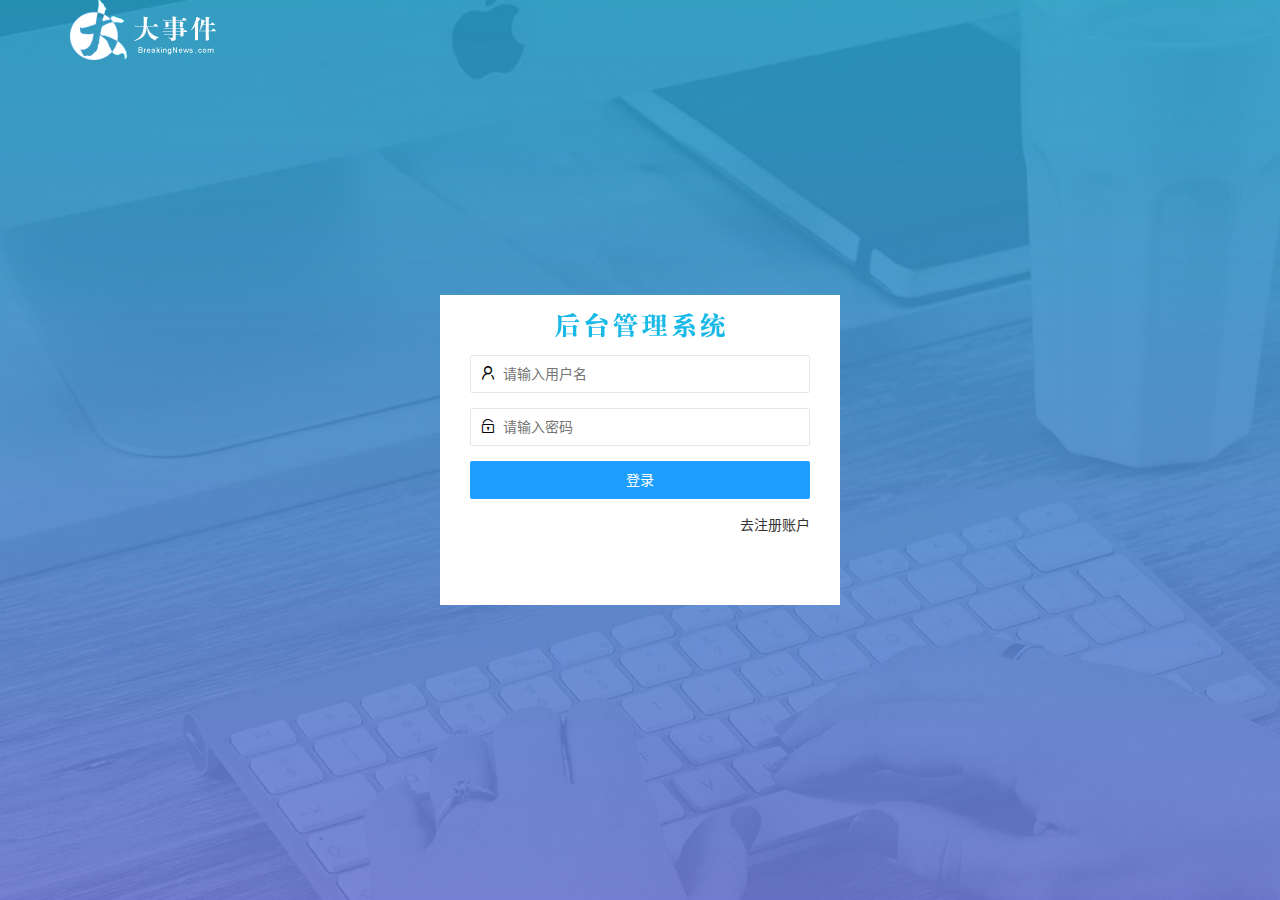
<file: login.html>
<!DOCTYPE html>
<html lang="zh-CN">
<head>
    <meta charset="UTF-8">
    <meta name="viewport" content="width=device-width, initial-scale=1.0">
    <title> 第三版大事件登录界面 </title>
    <!-- 导入layui样式 -->
    <link rel="stylesheet" href="/assets/lib/layui/css/layui.css">
    <!-- 导入自己的css样式 -->
    <link rel="stylesheet" href="/assets/css/login.css">
</head>
<body>
    <div class="layui-main">
        <img src="/assets/images/logo.png" alt="">
    </div>

    <!-- 登录注册区域 -->
    <div class="dengluBox">
        <div class="title-box"></div>
        <!-- 登录div -->
        <div class="login-box">
            <form class="layui-form" id="form_login">
                <!-- 请输入用户名 -->
                <div class="layui-form-item">
                    <i class="layui-icon layui-icon-username"></i>
                    <input type="text" name="username"" required  lay-verify="required" placeholder="请输入用户名" autocomplete="off" class="layui-input">
                </div>
                <!-- 密码 -->
                <div class="layui-form-item">
                    <i class="layui-icon layui-icon-password"></i>
                    <input type="password" name="password" required lay-verify="required" placeholder="请输入密码" autocomplete="off" class="layui-input">
                </div>
                <div class="layui-form-item">
                    <button class="layui-btn layui-btn-fluid layui-btn-normal" lay-submit lay-filter="formDemo">登录</button>
                </div>
                <div class="layui-form-item">
                    <a href="javascript:;" id="link_reg" class="link">去注册账户</a>
                </div>
            </form>
            
        </div>
        <!-- 注册div -->
        <div class="reg-box">
            <form class="layui-form" id="form_reg">
                <!-- 请输入用户名 -->
                <div class="layui-form-item">
                    <i class="layui-icon layui-icon-username"></i>
                    <input type="text" name="username" required  lay-verify="required" placeholder="请输入用户名" autocomplete="off" class="layui-input">
                </div>
                <!-- 密码 -->
                <div class="layui-form-item">
                    <i class="layui-icon layui-icon-password"></i>
                    <input type="password" name="password" required lay-verify="required|pwd" placeholder="请输入密码" autocomplete="off" class="layui-input">
                </div>
                <!-- 确认密码 -->
                <div class="layui-form-item">
                    <i class="layui-icon layui-icon-password"></i>
                    <input type="password" name="repassword" required lay-verify="required|repwd" placeholder="请确认密码" autocomplete="off" class="layui-input">
                </div>
                <div class="layui-form-item">
                    <button class="layui-btn layui-btn-fluid layui-btn-normal" lay-submit lay-filter="formDemo">注册</button>
                </div>
                <div class="layui-form-item">
                    <a href="javascript:;" id="link_login" class="link" >去登陆</a>
                </div>
            </form>
        </div>

    </div>
    
    <!-- 引入layui.all.js -->
    <script src="/assets/lib/layui/layui.all.js"></script>
    <!-- 引入JQuery -->
    <script src="/assets/lib/jquery.js"></script>
    
    <script src="/assets/js/baseAPI.js"></script>
    <!-- 引入自己js -->
    <script src="/assets/js/login.js"></script>
</body>
</html>
</file>
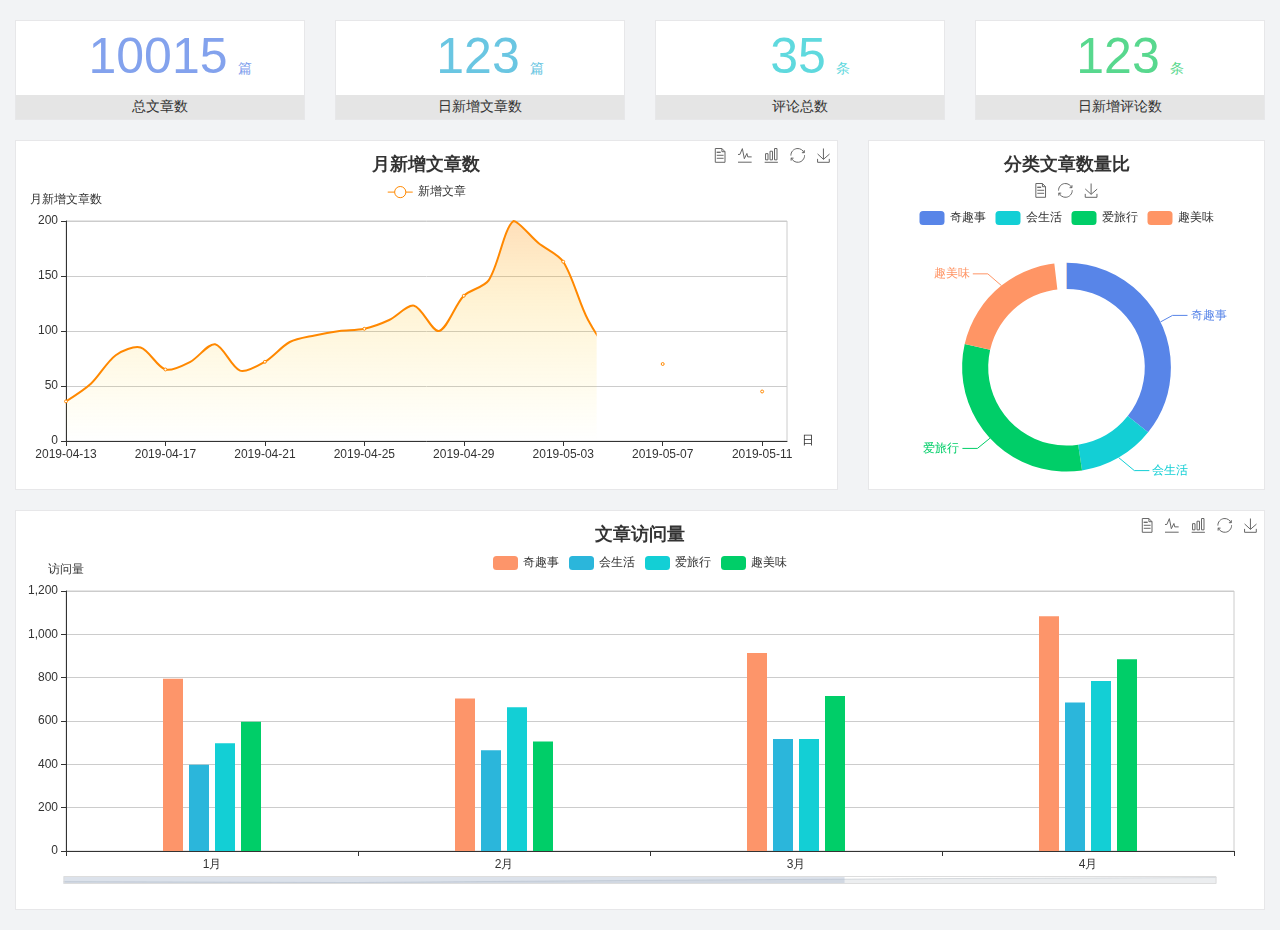
<file: home/dashboard.html>
<!DOCTYPE html>
<html lang="en">

<head>
  <meta charset="UTF-8">
  <meta name="viewport" content="width=device-width, initial-scale=1.0">
  <meta http-equiv="X-UA-Compatible" content="ie=edge">
  <title>图表统计</title>
  <link rel="stylesheet" href="../assets/lib/bootstrap.css" />
  <link rel="stylesheet" href="../assets/lib/main.css" />
  <script src="../assets/lib/jquery.js"></script>
  <script type="text/javascript" src="../assets/lib/echarts.min.js"></script>
</head>

<body>
  <div class="container-fluid">
    <div class="row spannel_list">
      <div class="col-sm-3 col-xs-6">
        <div class="spannel">
          <em>10015</em><span>篇</span>
          <b>总文章数</b>
        </div>
      </div>
      <div class="col-sm-3 col-xs-6">
        <div class="spannel scolor01">
          <em>123</em><span>篇</span>
          <b>日新增文章数</b>
        </div>
      </div>
      <div class="col-sm-3 col-xs-6">
        <div class="spannel scolor02">
          <em>35</em><span>条</span>
          <b>评论总数</b>
        </div>
      </div>
      <div class="col-sm-3 col-xs-6">
        <div class="spannel scolor03">
          <em>123</em><span>条</span>
          <b>日新增评论数</b>
        </div>
      </div>
    </div>
  </div>

  <div class="container-fluid">
    <div class="row curve-pie">
      <div class="col-lg-8 col-md-8">
        <div class="gragh_pannel" id="curve_show"></div>
      </div>
      <div class="col-lg-4 col-md-4">
        <div class="gragh_pannel" id="pie_show"></div>
      </div>
    </div>
  </div>

  <div class="container-fluid">
    <div class="column_pannel" id="column_show"></div>
  </div>

  <script>
    var oChart = echarts.init(document.getElementById('curve_show'));
    var aList_all = [
      { 'count': 36, 'date': '2019-04-13' },
      { 'count': 52, 'date': '2019-04-14' },
      { 'count': 78, 'date': '2019-04-15' },
      { 'count': 85, 'date': '2019-04-16' },
      { 'count': 65, 'date': '2019-04-17' },
      { 'count': 72, 'date': '2019-04-18' },
      { 'count': 88, 'date': '2019-04-19' },
      { 'count': 64, 'date': '2019-04-20' },
      { 'count': 72, 'date': '2019-04-21' },
      { 'count': 90, 'date': '2019-04-22' },
      { 'count': 96, 'date': '2019-04-23' },
      { 'count': 100, 'date': '2019-04-24' },
      { 'count': 102, 'date': '2019-04-25' },
      { 'count': 110, 'date': '2019-04-26' },
      { 'count': 123, 'date': '2019-04-27' },
      { 'count': 100, 'date': '2019-04-28' },
      { 'count': 132, 'date': '2019-04-29' },
      { 'count': 146, 'date': '2019-04-30' },
      { 'count': 200, 'date': '2019-05-01' },
      { 'count': 180, 'date': '2019-05-02' },
      { 'count': 163, 'date': '2019-05-03' },
      { 'count': 110, 'date': '2019-05-04' },
      { 'count': 80, 'date': '2019-05-05' },
      { 'count': 82, 'date': '2019-05-06' },
      { 'count': 70, 'date': '2019-05-07' },
      { 'count': 65, 'date': '2019-05-08' },
      { 'count': 54, 'date': '2019-05-09' },
      { 'count': 40, 'date': '2019-05-10' },
      { 'count': 45, 'date': '2019-05-11' },
      { 'count': 38, 'date': '2019-05-12' },
    ];

    let aCount = [];
    let aDate = [];

    for (var i = 0; i < aList_all.length; i++) {
      aCount.push(aList_all[i].count);
      aDate.push(aList_all[i].date);
    }

    var chartopt = {
      title: {
        text: '月新增文章数',
        left: 'center',
        top: '10'
      },
      tooltip: {
        trigger: 'axis'
      },
      legend: {
        data: ['新增文章'],
        top: '40'
      },
      toolbox: {
        show: true,
        feature: {
          mark: { show: true },
          dataView: { show: true, readOnly: false },
          magicType: { show: true, type: ['line', 'bar'] },
          restore: { show: true },
          saveAsImage: { show: true }
        }
      },
      calculable: true,
      xAxis: [
        {
          name: '日',
          type: 'category',
          boundaryGap: false,
          data: aDate
        }
      ],
      yAxis: [
        {
          name: '月新增文章数',
          type: 'value'
        }
      ],
      series: [
        {
          name: '新增文章',
          type: 'line',
          smooth: true,
          itemStyle: { normal: { areaStyle: { type: 'default' }, color: '#f80' }, lineStyle: { color: '#f80' } },
          data: aCount
        }],
      areaStyle: {
        normal: {
          color: new echarts.graphic.LinearGradient(0, 0, 0, 1, [{
            offset: 0,
            color: 'rgba(255,136,0,0.39)'
          }, {
            offset: .34,
            color: 'rgba(255,180,0,0.25)'
          }, {
            offset: 1,
            color: 'rgba(255,222,0,0.00)'
          }])

        }
      },
      grid: {
        show: true,
        x: 50,
        x2: 50,
        y: 80,
        height: 220
      }
    };

    oChart.setOption(chartopt);


    var oPie = echarts.init(document.getElementById('pie_show'));
    var oPieopt =
    {
      title: {
        top: 10,
        text: '分类文章数量比',
        x: 'center'
      },
      tooltip: {
        trigger: 'item',
        formatter: "{a} <br/>{b} : {c} ({d}%)"
      },
      color: ['#5885e8', '#13cfd5', '#00ce68', '#ff9565'],
      legend: {
        x: 'center',
        top: 65,
        data: ['奇趣事', '会生活', '爱旅行', '趣美味']
      },
      toolbox: {
        show: true,
        x: 'center',
        top: 35,
        feature: {
          mark: { show: true },
          dataView: { show: true, readOnly: false },
          magicType: {
            show: true,
            type: ['pie', 'funnel'],
            option: {
              funnel: {
                x: '25%',
                width: '50%',
                funnelAlign: 'left',
                max: 1548
              }
            }
          },
          restore: { show: true },
          saveAsImage: { show: true }
        }
      },
      calculable: true,
      series: [
        {
          name: '访问来源',
          type: 'pie',
          radius: ['45%', '60%'],
          center: ['50%', '65%'],
          data: [
            { value: 300, name: '奇趣事' },
            { value: 100, name: '会生活' },
            { value: 260, name: '爱旅行' },
            { value: 180, name: '趣美味' }
          ]
        }
      ]
    };
    oPie.setOption(oPieopt);



    var oColumn = this.echarts.init(document.getElementById('column_show'));
    var oColumnopt =
    {
      title: {
        text: '文章访问量',
        left: 'center',
        top: '10'
      },
      tooltip: {
        trigger: 'axis'
      },
      legend: {
        data: ['奇趣事', '会生活', '爱旅行', '趣美味'],
        top: '40'
      },
      toolbox: {
        show: true,
        feature: {
          mark: { show: true },
          dataView: { show: true, readOnly: false },
          magicType: { show: true, type: ['line', 'bar'] },
          restore: { show: true },
          saveAsImage: { show: true }
        }
      },
      calculable: true,
      xAxis: [
        {
          type: 'category',
          data: ['1月', '2月', '3月', '4月', '5月']
        }
      ],
      yAxis: [
        {
          name: '访问量',
          type: 'value'
        }
      ],
      series: [
        {
          name: '奇趣事',
          type: 'bar',
          barWidth: 20,
          itemStyle: {
            normal: { areaStyle: { type: 'default' }, color: '#fd956a' }
          },
          data: [800, 708, 920, 1090, 1200]
        },
        {
          name: '会生活',
          type: 'bar',
          barWidth: 20,
          itemStyle: {
            normal: { areaStyle: { type: 'default' }, color: '#2bb6db' }
          },
          data: [400, 468, 520, 690, 800]
        },
        {
          name: '爱旅行',
          type: 'bar',
          barWidth: 20,
          itemStyle: {
            normal: { areaStyle: { type: 'default' }, color: '#13cfd5' }
          },
          data: [500, 668, 520, 790, 900]
        },
        {
          name: '趣美味',
          type: 'bar',
          barWidth: 20,
          itemStyle: {
            normal: { areaStyle: { type: 'default' }, color: '#00ce68' }
          },
          data: [600, 508, 720, 890, 1000]
        }
      ],
      grid: {
        show: true,
        x: 50,
        x2: 30,
        y: 80,
        height: 260
      },
      dataZoom: [//给x轴设置滚动条
        {
          start: 0,//默认为0
          end: 100 - 1000 / 31,//默认为100
          type: 'slider',
          show: true,
          xAxisIndex: [0],
          handleSize: 0,//滑动条的 左右2个滑动条的大小
          height: 8,//组件高度
          left: 45, //左边的距离
          right: 50,//右边的距离
          bottom: 26,//右边的距离
          handleColor: '#ddd',//h滑动图标的颜色
          handleStyle: {
            borderColor: "#cacaca",
            borderWidth: "1",
            shadowBlur: 2,
            background: "#ddd",
            shadowColor: "#ddd",
          }
        }]
    };
    oColumn.setOption(oColumnopt);
  </script>
</body>

</html>
</file>
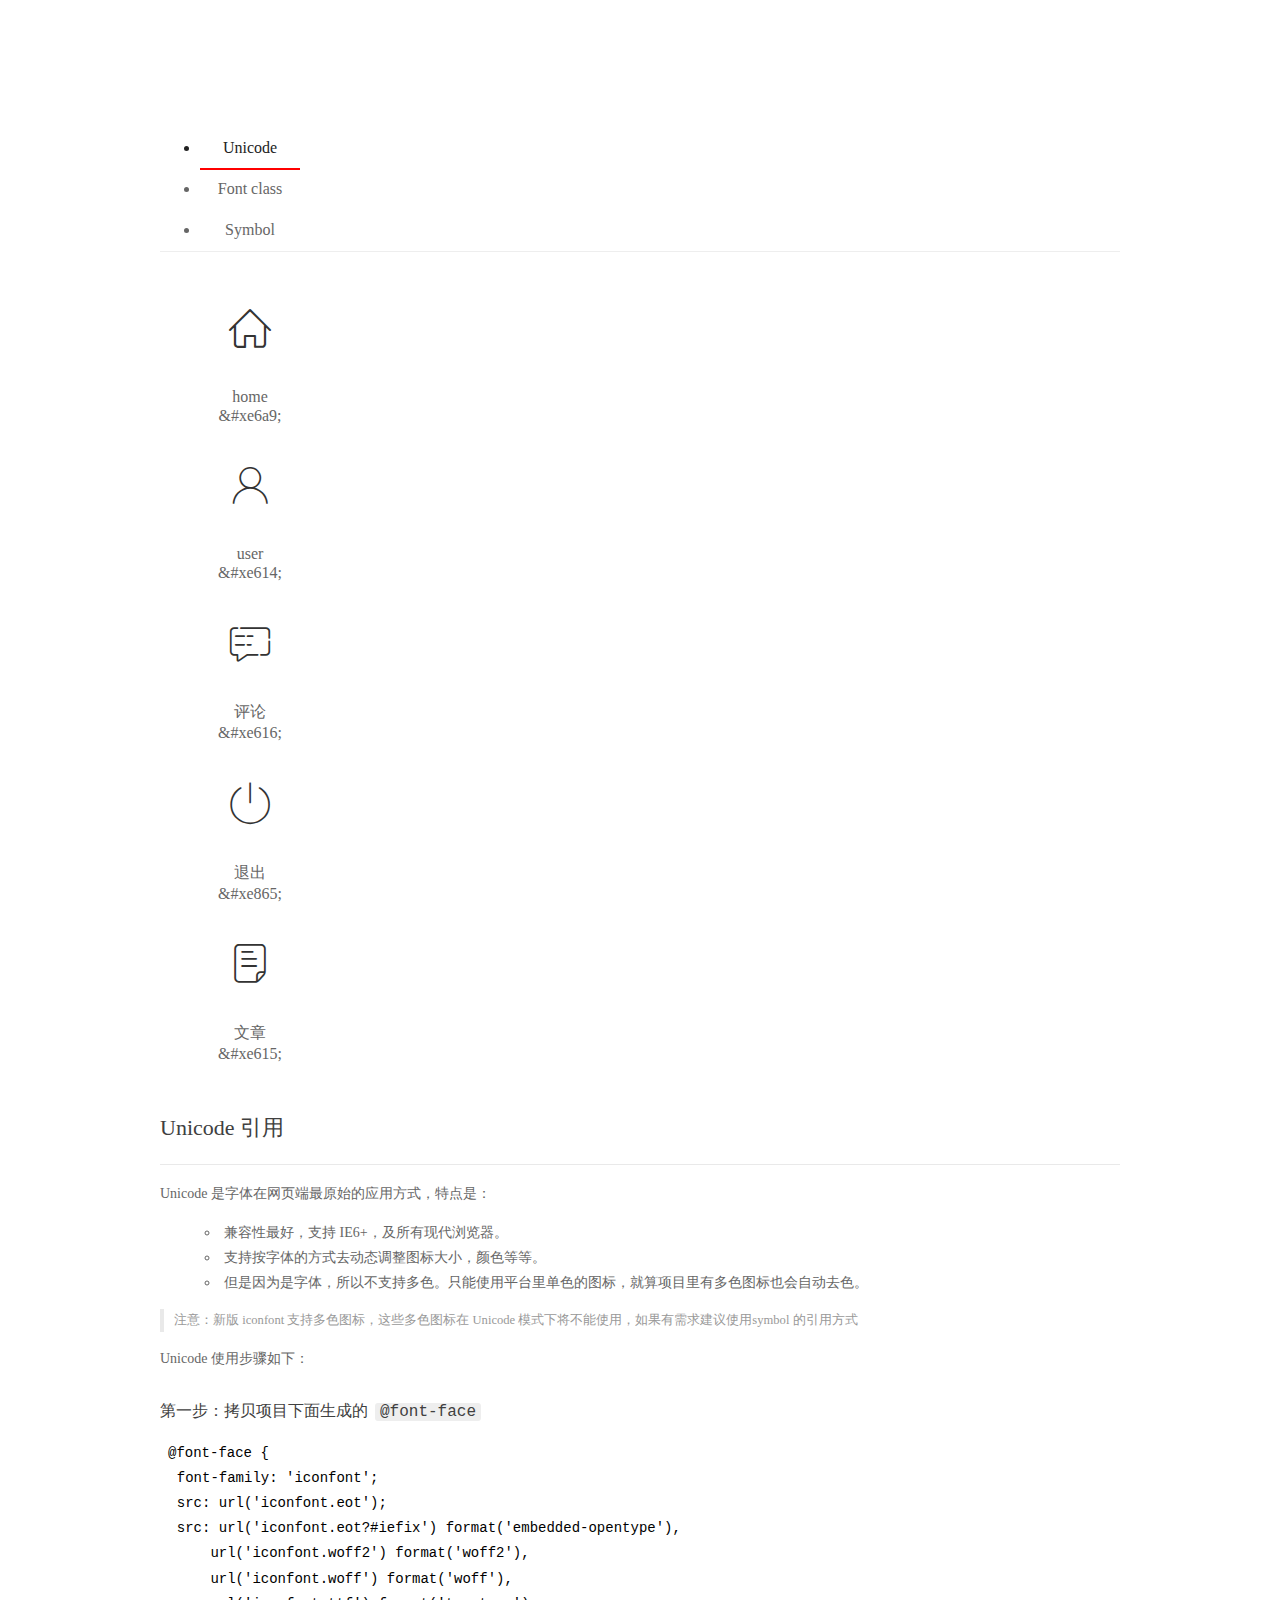
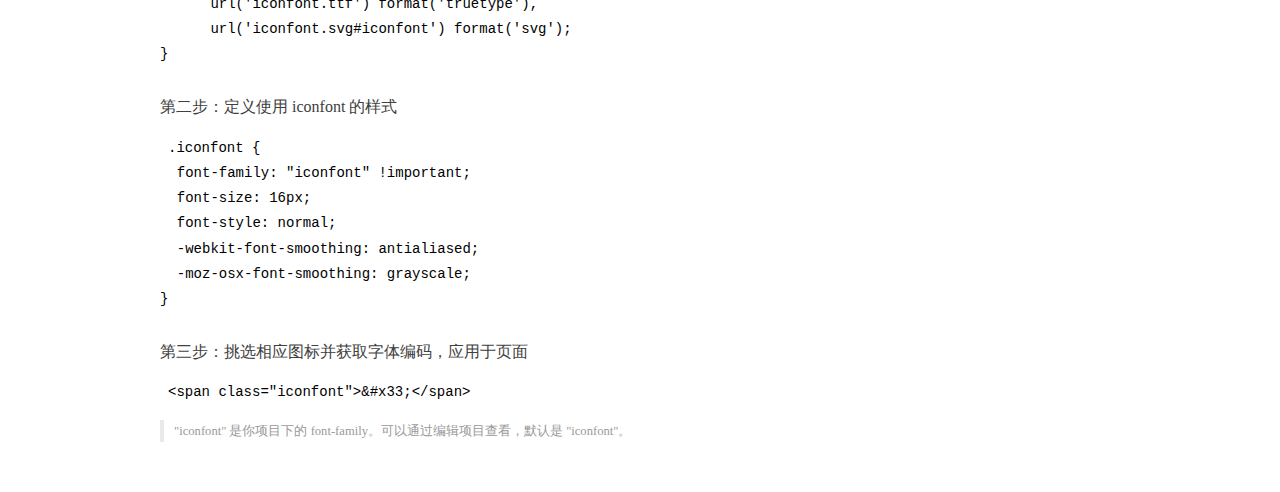
<file: assets/fonts/demo_index.html>
<!DOCTYPE html>
<html>
<head>
  <meta charset="utf-8"/>
  <title>IconFont Demo</title>
  <link rel="shortcut icon" href="https://gtms04.alicdn.com/tps/i4/TB1_oz6GVXXXXaFXpXXJDFnIXXX-64-64.ico" type="image/x-icon"/>
  <link rel="stylesheet" href="https://g.alicdn.com/thx/cube/1.3.2/cube.min.css">
  <link rel="stylesheet" href="demo.css">
  <link rel="stylesheet" href="iconfont.css">
  <script src="iconfont.js"></script>
  <!-- jQuery -->
  <script src="https://a1.alicdn.com/oss/uploads/2018/12/26/7bfddb60-08e8-11e9-9b04-53e73bb6408b.js"></script>
  <!-- 代码高亮 -->
  <script src="https://a1.alicdn.com/oss/uploads/2018/12/26/a3f714d0-08e6-11e9-8a15-ebf944d7534c.js"></script>
</head>
<body>
  <div class="main">
    <h1 class="logo"><a href="https://www.iconfont.cn/" title="iconfont 首页" target="_blank">&#xe86b;</a></h1>
    <div class="nav-tabs">
      <ul id="tabs" class="dib-box">
        <li class="dib active"><span>Unicode</span></li>
        <li class="dib"><span>Font class</span></li>
        <li class="dib"><span>Symbol</span></li>
      </ul>
      
    </div>
    <div class="tab-container">
      <div class="content unicode" style="display: block;">
          <ul class="icon_lists dib-box">
          
            <li class="dib">
              <span class="icon iconfont">&#xe6a9;</span>
                <div class="name">home</div>
                <div class="code-name">&amp;#xe6a9;</div>
              </li>
          
            <li class="dib">
              <span class="icon iconfont">&#xe614;</span>
                <div class="name">user</div>
                <div class="code-name">&amp;#xe614;</div>
              </li>
          
            <li class="dib">
              <span class="icon iconfont">&#xe616;</span>
                <div class="name">评论</div>
                <div class="code-name">&amp;#xe616;</div>
              </li>
          
            <li class="dib">
              <span class="icon iconfont">&#xe865;</span>
                <div class="name">退出</div>
                <div class="code-name">&amp;#xe865;</div>
              </li>
          
            <li class="dib">
              <span class="icon iconfont">&#xe615;</span>
                <div class="name">文章</div>
                <div class="code-name">&amp;#xe615;</div>
              </li>
          
          </ul>
          <div class="article markdown">
          <h2 id="unicode-">Unicode 引用</h2>
          <hr>

          <p>Unicode 是字体在网页端最原始的应用方式，特点是：</p>
          <ul>
            <li>兼容性最好，支持 IE6+，及所有现代浏览器。</li>
            <li>支持按字体的方式去动态调整图标大小，颜色等等。</li>
            <li>但是因为是字体，所以不支持多色。只能使用平台里单色的图标，就算项目里有多色图标也会自动去色。</li>
          </ul>
          <blockquote>
            <p>注意：新版 iconfont 支持多色图标，这些多色图标在 Unicode 模式下将不能使用，如果有需求建议使用symbol 的引用方式</p>
          </blockquote>
          <p>Unicode 使用步骤如下：</p>
          <h3 id="-font-face">第一步：拷贝项目下面生成的 <code>@font-face</code></h3>
<pre><code class="language-css"
>@font-face {
  font-family: 'iconfont';
  src: url('iconfont.eot');
  src: url('iconfont.eot?#iefix') format('embedded-opentype'),
      url('iconfont.woff2') format('woff2'),
      url('iconfont.woff') format('woff'),
      url('iconfont.ttf') format('truetype'),
      url('iconfont.svg#iconfont') format('svg');
}
</code></pre>
          <h3 id="-iconfont-">第二步：定义使用 iconfont 的样式</h3>
<pre><code class="language-css"
>.iconfont {
  font-family: "iconfont" !important;
  font-size: 16px;
  font-style: normal;
  -webkit-font-smoothing: antialiased;
  -moz-osx-font-smoothing: grayscale;
}
</code></pre>
          <h3 id="-">第三步：挑选相应图标并获取字体编码，应用于页面</h3>
<pre>
<code class="language-html"
>&lt;span class="iconfont"&gt;&amp;#x33;&lt;/span&gt;
</code></pre>
          <blockquote>
            <p>"iconfont" 是你项目下的 font-family。可以通过编辑项目查看，默认是 "iconfont"。</p>
          </blockquote>
          </div>
      </div>
      <div class="content font-class">
        <ul class="icon_lists dib-box">
          
          <li class="dib">
            <span class="icon iconfont icon-home"></span>
            <div class="name">
              home
            </div>
            <div class="code-name">.icon-home
            </div>
          </li>
          
          <li class="dib">
            <span class="icon iconfont icon-user"></span>
            <div class="name">
              user
            </div>
            <div class="code-name">.icon-user
            </div>
          </li>
          
          <li class="dib">
            <span class="icon iconfont icon-pinglun"></span>
            <div class="name">
              评论
            </div>
            <div class="code-name">.icon-pinglun
            </div>
          </li>
          
          <li class="dib">
            <span class="icon iconfont icon-tuichu"></span>
            <div class="name">
              退出
            </div>
            <div class="code-name">.icon-tuichu
            </div>
          </li>
          
          <li class="dib">
            <span class="icon iconfont icon-16"></span>
            <div class="name">
              文章
            </div>
            <div class="code-name">.icon-16
            </div>
          </li>
          
        </ul>
        <div class="article markdown">
        <h2 id="font-class-">font-class 引用</h2>
        <hr>

        <p>font-class 是 Unicode 使用方式的一种变种，主要是解决 Unicode 书写不直观，语意不明确的问题。</p>
        <p>与 Unicode 使用方式相比，具有如下特点：</p>
        <ul>
          <li>兼容性良好，支持 IE8+，及所有现代浏览器。</li>
          <li>相比于 Unicode 语意明确，书写更直观。可以很容易分辨这个 icon 是什么。</li>
          <li>因为使用 class 来定义图标，所以当要替换图标时，只需要修改 class 里面的 Unicode 引用。</li>
          <li>不过因为本质上还是使用的字体，所以多色图标还是不支持的。</li>
        </ul>
        <p>使用步骤如下：</p>
        <h3 id="-fontclass-">第一步：引入项目下面生成的 fontclass 代码：</h3>
<pre><code class="language-html">&lt;link rel="stylesheet" href="./iconfont.css"&gt;
</code></pre>
        <h3 id="-">第二步：挑选相应图标并获取类名，应用于页面：</h3>
<pre><code class="language-html">&lt;span class="iconfont icon-xxx"&gt;&lt;/span&gt;
</code></pre>
        <blockquote>
          <p>"
            iconfont" 是你项目下的 font-family。可以通过编辑项目查看，默认是 "iconfont"。</p>
        </blockquote>
      </div>
      </div>
      <div class="content symbol">
          <ul class="icon_lists dib-box">
          
            <li class="dib">
                <svg class="icon svg-icon" aria-hidden="true">
                  <use xlink:href="#icon-home"></use>
                </svg>
                <div class="name">home</div>
                <div class="code-name">#icon-home</div>
            </li>
          
            <li class="dib">
                <svg class="icon svg-icon" aria-hidden="true">
                  <use xlink:href="#icon-user"></use>
                </svg>
                <div class="name">user</div>
                <div class="code-name">#icon-user</div>
            </li>
          
            <li class="dib">
                <svg class="icon svg-icon" aria-hidden="true">
                  <use xlink:href="#icon-pinglun"></use>
                </svg>
                <div class="name">评论</div>
                <div class="code-name">#icon-pinglun</div>
            </li>
          
            <li class="dib">
                <svg class="icon svg-icon" aria-hidden="true">
                  <use xlink:href="#icon-tuichu"></use>
                </svg>
                <div class="name">退出</div>
                <div class="code-name">#icon-tuichu</div>
            </li>
          
            <li class="dib">
                <svg class="icon svg-icon" aria-hidden="true">
                  <use xlink:href="#icon-16"></use>
                </svg>
                <div class="name">文章</div>
                <div class="code-name">#icon-16</div>
            </li>
          
          </ul>
          <div class="article markdown">
          <h2 id="symbol-">Symbol 引用</h2>
          <hr>

          <p>这是一种全新的使用方式，应该说这才是未来的主流，也是平台目前推荐的用法。相关介绍可以参考这篇<a href="">文章</a>
            这种用法其实是做了一个 SVG 的集合，与另外两种相比具有如下特点：</p>
          <ul>
            <li>支持多色图标了，不再受单色限制。</li>
            <li>通过一些技巧，支持像字体那样，通过 <code>font-size</code>, <code>color</code> 来调整样式。</li>
            <li>兼容性较差，支持 IE9+，及现代浏览器。</li>
            <li>浏览器渲染 SVG 的性能一般，还不如 png。</li>
          </ul>
          <p>使用步骤如下：</p>
          <h3 id="-symbol-">第一步：引入项目下面生成的 symbol 代码：</h3>
<pre><code class="language-html">&lt;script src="./iconfont.js"&gt;&lt;/script&gt;
</code></pre>
          <h3 id="-css-">第二步：加入通用 CSS 代码（引入一次就行）：</h3>
<pre><code class="language-html">&lt;style&gt;
.icon {
  width: 1em;
  height: 1em;
  vertical-align: -0.15em;
  fill: currentColor;
  overflow: hidden;
}
&lt;/style&gt;
</code></pre>
          <h3 id="-">第三步：挑选相应图标并获取类名，应用于页面：</h3>
<pre><code class="language-html">&lt;svg class="icon" aria-hidden="true"&gt;
  &lt;use xlink:href="#icon-xxx"&gt;&lt;/use&gt;
&lt;/svg&gt;
</code></pre>
          </div>
      </div>

    </div>
  </div>
  <script>
  $(document).ready(function () {
      $('.tab-container .content:first').show()

      $('#tabs li').click(function (e) {
        var tabContent = $('.tab-container .content')
        var index = $(this).index()

        if ($(this).hasClass('active')) {
          return
        } else {
          $('#tabs li').removeClass('active')
          $(this).addClass('active')

          tabContent.hide().eq(index).fadeIn()
        }
      })
    })
  </script>
</body>
</html>
</file>
<file: assets/lib/layui/css/layui.css>
/** layui-v2.5.5 MIT License By https://www.layui.com */
 .layui-inline,img{display:inline-block;vertical-align:middle}h1,h2,h3,h4,h5,h6{font-weight:400}.layui-edge,.layui-header,.layui-inline,.layui-main{position:relative}.layui-body,.layui-edge,.layui-elip{overflow:hidden}.layui-btn,.layui-edge,.layui-inline,img{vertical-align:middle}.layui-btn,.layui-disabled,.layui-icon,.layui-unselect{-moz-user-select:none;-webkit-user-select:none;-ms-user-select:none}.layui-elip,.layui-form-checkbox span,.layui-form-pane .layui-form-label{text-overflow:ellipsis;white-space:nowrap}.layui-breadcrumb,.layui-tree-btnGroup{visibility:hidden}blockquote,body,button,dd,div,dl,dt,form,h1,h2,h3,h4,h5,h6,input,li,ol,p,pre,td,textarea,th,ul{margin:0;padding:0;-webkit-tap-highlight-color:rgba(0,0,0,0)}a:active,a:hover{outline:0}img{border:none}li{list-style:none}table{border-collapse:collapse;border-spacing:0}h4,h5,h6{font-size:100%}button,input,optgroup,option,select,textarea{font-family:inherit;font-size:inherit;font-style:inherit;font-weight:inherit;outline:0}pre{white-space:pre-wrap;white-space:-moz-pre-wrap;white-space:-pre-wrap;white-space:-o-pre-wrap;word-wrap:break-word}body{line-height:24px;font:14px Helvetica Neue,Helvetica,PingFang SC,Tahoma,Arial,sans-serif}hr{height:1px;margin:10px 0;border:0;clear:both}a{color:#333;text-decoration:none}a:hover{color:#777}a cite{font-style:normal;*cursor:pointer}.layui-border-box,.layui-border-box *{box-sizing:border-box}.layui-box,.layui-box *{box-sizing:content-box}.layui-clear{clear:both;*zoom:1}.layui-clear:after{content:'\20';clear:both;*zoom:1;display:block;height:0}.layui-inline{*display:inline;*zoom:1}.layui-edge{display:inline-block;width:0;height:0;border-width:6px;border-style:dashed;border-color:transparent}.layui-edge-top{top:-4px;border-bottom-color:#999;border-bottom-style:solid}.layui-edge-right{border-left-color:#999;border-left-style:solid}.layui-edge-bottom{top:2px;border-top-color:#999;border-top-style:solid}.layui-edge-left{border-right-color:#999;border-right-style:solid}.layui-disabled,.layui-disabled:hover{color:#d2d2d2!important;cursor:not-allowed!important}.layui-circle{border-radius:100%}.layui-show{display:block!important}.layui-hide{display:none!important}@font-face{font-family:layui-icon;src:url(../font/iconfont.eot?v=250);src:url(../font/iconfont.eot?v=250#iefix) format('embedded-opentype'),url(../font/iconfont.woff2?v=250) format('woff2'),url(../font/iconfont.woff?v=250) format('woff'),url(../font/iconfont.ttf?v=250) format('truetype'),url(../font/iconfont.svg?v=250#layui-icon) format('svg')}.layui-icon{font-family:layui-icon!important;font-size:16px;font-style:normal;-webkit-font-smoothing:antialiased;-moz-osx-font-smoothing:grayscale}.layui-icon-reply-fill:before{content:"\e611"}.layui-icon-set-fill:before{content:"\e614"}.layui-icon-menu-fill:before{content:"\e60f"}.layui-icon-search:before{content:"\e615"}.layui-icon-share:before{content:"\e641"}.layui-icon-set-sm:before{content:"\e620"}.layui-icon-engine:before{content:"\e628"}.layui-icon-close:before{content:"\1006"}.layui-icon-close-fill:before{content:"\1007"}.layui-icon-chart-screen:before{content:"\e629"}.layui-icon-star:before{content:"\e600"}.layui-icon-circle-dot:before{content:"\e617"}.layui-icon-chat:before{content:"\e606"}.layui-icon-release:before{content:"\e609"}.layui-icon-list:before{content:"\e60a"}.layui-icon-chart:before{content:"\e62c"}.layui-icon-ok-circle:before{content:"\1005"}.layui-icon-layim-theme:before{content:"\e61b"}.layui-icon-table:before{content:"\e62d"}.layui-icon-right:before{content:"\e602"}.layui-icon-left:before{content:"\e603"}.layui-icon-cart-simple:before{content:"\e698"}.layui-icon-face-cry:before{content:"\e69c"}.layui-icon-face-smile:before{content:"\e6af"}.layui-icon-survey:before{content:"\e6b2"}.layui-icon-tree:before{content:"\e62e"}.layui-icon-upload-circle:before{content:"\e62f"}.layui-icon-add-circle:before{content:"\e61f"}.layui-icon-download-circle:before{content:"\e601"}.layui-icon-templeate-1:before{content:"\e630"}.layui-icon-util:before{content:"\e631"}.layui-icon-face-surprised:before{content:"\e664"}.layui-icon-edit:before{content:"\e642"}.layui-icon-speaker:before{content:"\e645"}.layui-icon-down:before{content:"\e61a"}.layui-icon-file:before{content:"\e621"}.layui-icon-layouts:before{content:"\e632"}.layui-icon-rate-half:before{content:"\e6c9"}.layui-icon-add-circle-fine:before{content:"\e608"}.layui-icon-prev-circle:before{content:"\e633"}.layui-icon-read:before{content:"\e705"}.layui-icon-404:before{content:"\e61c"}.layui-icon-carousel:before{content:"\e634"}.layui-icon-help:before{content:"\e607"}.layui-icon-code-circle:before{content:"\e635"}.layui-icon-water:before{content:"\e636"}.layui-icon-username:before{content:"\e66f"}.layui-icon-find-fill:before{content:"\e670"}.layui-icon-about:before{content:"\e60b"}.layui-icon-location:before{content:"\e715"}.layui-icon-up:before{content:"\e619"}.layui-icon-pause:before{content:"\e651"}.layui-icon-date:before{content:"\e637"}.layui-icon-layim-uploadfile:before{content:"\e61d"}.layui-icon-delete:before{content:"\e640"}.layui-icon-play:before{content:"\e652"}.layui-icon-top:before{content:"\e604"}.layui-icon-friends:before{content:"\e612"}.layui-icon-refresh-3:before{content:"\e9aa"}.layui-icon-ok:before{content:"\e605"}.layui-icon-layer:before{content:"\e638"}.layui-icon-face-smile-fine:before{content:"\e60c"}.layui-icon-dollar:before{content:"\e659"}.layui-icon-group:before{content:"\e613"}.layui-icon-layim-download:before{content:"\e61e"}.layui-icon-picture-fine:before{content:"\e60d"}.layui-icon-link:before{content:"\e64c"}.layui-icon-diamond:before{content:"\e735"}.layui-icon-log:before{content:"\e60e"}.layui-icon-rate-solid:before{content:"\e67a"}.layui-icon-fonts-del:before{content:"\e64f"}.layui-icon-unlink:before{content:"\e64d"}.layui-icon-fonts-clear:before{content:"\e639"}.layui-icon-triangle-r:before{content:"\e623"}.layui-icon-circle:before{content:"\e63f"}.layui-icon-radio:before{content:"\e643"}.layui-icon-align-center:before{content:"\e647"}.layui-icon-align-right:before{content:"\e648"}.layui-icon-align-left:before{content:"\e649"}.layui-icon-loading-1:before{content:"\e63e"}.layui-icon-return:before{content:"\e65c"}.layui-icon-fonts-strong:before{content:"\e62b"}.layui-icon-upload:before{content:"\e67c"}.layui-icon-dialogue:before{content:"\e63a"}.layui-icon-video:before{content:"\e6ed"}.layui-icon-headset:before{content:"\e6fc"}.layui-icon-cellphone-fine:before{content:"\e63b"}.layui-icon-add-1:before{content:"\e654"}.layui-icon-face-smile-b:before{content:"\e650"}.layui-icon-fonts-html:before{content:"\e64b"}.layui-icon-form:before{content:"\e63c"}.layui-icon-cart:before{content:"\e657"}.layui-icon-camera-fill:before{content:"\e65d"}.layui-icon-tabs:before{content:"\e62a"}.layui-icon-fonts-code:before{content:"\e64e"}.layui-icon-fire:before{content:"\e756"}.layui-icon-set:before{content:"\e716"}.layui-icon-fonts-u:before{content:"\e646"}.layui-icon-triangle-d:before{content:"\e625"}.layui-icon-tips:before{content:"\e702"}.layui-icon-picture:before{content:"\e64a"}.layui-icon-more-vertical:before{content:"\e671"}.layui-icon-flag:before{content:"\e66c"}.layui-icon-loading:before{content:"\e63d"}.layui-icon-fonts-i:before{content:"\e644"}.layui-icon-refresh-1:before{content:"\e666"}.layui-icon-rmb:before{content:"\e65e"}.layui-icon-home:before{content:"\e68e"}.layui-icon-user:before{content:"\e770"}.layui-icon-notice:before{content:"\e667"}.layui-icon-login-weibo:before{content:"\e675"}.layui-icon-voice:before{content:"\e688"}.layui-icon-upload-drag:before{content:"\e681"}.layui-icon-login-qq:before{content:"\e676"}.layui-icon-snowflake:before{content:"\e6b1"}.layui-icon-file-b:before{content:"\e655"}.layui-icon-template:before{content:"\e663"}.layui-icon-auz:before{content:"\e672"}.layui-icon-console:before{content:"\e665"}.layui-icon-app:before{content:"\e653"}.layui-icon-prev:before{content:"\e65a"}.layui-icon-website:before{content:"\e7ae"}.layui-icon-next:before{content:"\e65b"}.layui-icon-component:before{content:"\e857"}.layui-icon-more:before{content:"\e65f"}.layui-icon-login-wechat:before{content:"\e677"}.layui-icon-shrink-right:before{content:"\e668"}.layui-icon-spread-left:before{content:"\e66b"}.layui-icon-camera:before{content:"\e660"}.layui-icon-note:before{content:"\e66e"}.layui-icon-refresh:before{content:"\e669"}.layui-icon-female:before{content:"\e661"}.layui-icon-male:before{content:"\e662"}.layui-icon-password:before{content:"\e673"}.layui-icon-senior:before{content:"\e674"}.layui-icon-theme:before{content:"\e66a"}.layui-icon-tread:before{content:"\e6c5"}.layui-icon-praise:before{content:"\e6c6"}.layui-icon-star-fill:before{content:"\e658"}.layui-icon-rate:before{content:"\e67b"}.layui-icon-template-1:before{content:"\e656"}.layui-icon-vercode:before{content:"\e679"}.layui-icon-cellphone:before{content:"\e678"}.layui-icon-screen-full:before{content:"\e622"}.layui-icon-screen-restore:before{content:"\e758"}.layui-icon-cols:before{content:"\e610"}.layui-icon-export:before{content:"\e67d"}.layui-icon-print:before{content:"\e66d"}.layui-icon-slider:before{content:"\e714"}.layui-icon-addition:before{content:"\e624"}.layui-icon-subtraction:before{content:"\e67e"}.layui-icon-service:before{content:"\e626"}.layui-icon-transfer:before{content:"\e691"}.layui-main{width:1140px;margin:0 auto}.layui-header{z-index:1000;height:60px}.layui-header a:hover{transition:all .5s;-webkit-transition:all .5s}.layui-side{position:fixed;left:0;top:0;bottom:0;z-index:999;width:200px;overflow-x:hidden}.layui-side-scroll{position:relative;width:220px;height:100%;overflow-x:hidden}.layui-body{position:absolute;left:200px;right:0;top:0;bottom:0;z-index:998;width:auto;overflow-y:auto;box-sizing:border-box}.layui-layout-body{overflow:hidden}.layui-layout-admin .layui-header{background-color:#23262E}.layui-layout-admin .layui-side{top:60px;width:200px;overflow-x:hidden}.layui-layout-admin .layui-body{position:fixed;top:60px;bottom:44px}.layui-layout-admin .layui-main{width:auto;margin:0 15px}.layui-layout-admin .layui-footer{position:fixed;left:200px;right:0;bottom:0;height:44px;line-height:44px;padding:0 15px;background-color:#eee}.layui-layout-admin .layui-logo{position:absolute;left:0;top:0;width:200px;height:100%;line-height:60px;text-align:center;color:#009688;font-size:16px}.layui-layout-admin .layui-header .layui-nav{background:0 0}.layui-layout-left{position:absolute!important;left:200px;top:0}.layui-layout-right{position:absolute!important;right:0;top:0}.layui-container{position:relative;margin:0 auto;padding:0 15px;box-sizing:border-box}.layui-fluid{position:relative;margin:0 auto;padding:0 15px}.layui-row:after,.layui-row:before{content:'';display:block;clear:both}.layui-col-lg1,.layui-col-lg10,.layui-col-lg11,.layui-col-lg12,.layui-col-lg2,.layui-col-lg3,.layui-col-lg4,.layui-col-lg5,.layui-col-lg6,.layui-col-lg7,.layui-col-lg8,.layui-col-lg9,.layui-col-md1,.layui-col-md10,.layui-col-md11,.layui-col-md12,.layui-col-md2,.layui-col-md3,.layui-col-md4,.layui-col-md5,.layui-col-md6,.layui-col-md7,.layui-col-md8,.layui-col-md9,.layui-col-sm1,.layui-col-sm10,.layui-col-sm11,.layui-col-sm12,.layui-col-sm2,.layui-col-sm3,.layui-col-sm4,.layui-col-sm5,.layui-col-sm6,.layui-col-sm7,.layui-col-sm8,.layui-col-sm9,.layui-col-xs1,.layui-col-xs10,.layui-col-xs11,.layui-col-xs12,.layui-col-xs2,.layui-col-xs3,.layui-col-xs4,.layui-col-xs5,.layui-col-xs6,.layui-col-xs7,.layui-col-xs8,.layui-col-xs9{position:relative;display:block;box-sizing:border-box}.layui-col-xs1,.layui-col-xs10,.layui-col-xs11,.layui-col-xs12,.layui-col-xs2,.layui-col-xs3,.layui-col-xs4,.layui-col-xs5,.layui-col-xs6,.layui-col-xs7,.layui-col-xs8,.layui-col-xs9{float:left}.layui-col-xs1{width:8.33333333%}.layui-col-xs2{width:16.66666667%}.layui-col-xs3{width:25%}.layui-col-xs4{width:33.33333333%}.layui-col-xs5{width:41.66666667%}.layui-col-xs6{width:50%}.layui-col-xs7{width:58.33333333%}.layui-col-xs8{width:66.66666667%}.layui-col-xs9{width:75%}.layui-col-xs10{width:83.33333333%}.layui-col-xs11{width:91.66666667%}.layui-col-xs12{width:100%}.layui-col-xs-offset1{margin-left:8.33333333%}.layui-col-xs-offset2{margin-left:16.66666667%}.layui-col-xs-offset3{margin-left:25%}.layui-col-xs-offset4{margin-left:33.33333333%}.layui-col-xs-offset5{margin-left:41.66666667%}.layui-col-xs-offset6{margin-left:50%}.layui-col-xs-offset7{margin-left:58.33333333%}.layui-col-xs-offset8{margin-left:66.66666667%}.layui-col-xs-offset9{margin-left:75%}.layui-col-xs-offset10{margin-left:83.33333333%}.layui-col-xs-offset11{margin-left:91.66666667%}.layui-col-xs-offset12{margin-left:100%}@media screen and (max-width:768px){.layui-hide-xs{display:none!important}.layui-show-xs-block{display:block!important}.layui-show-xs-inline{display:inline!important}.layui-show-xs-inline-block{display:inline-block!important}}@media screen and (min-width:768px){.layui-container{width:750px}.layui-hide-sm{display:none!important}.layui-show-sm-block{display:block!important}.layui-show-sm-inline{display:inline!important}.layui-show-sm-inline-block{display:inline-block!important}.layui-col-sm1,.layui-col-sm10,.layui-col-sm11,.layui-col-sm12,.layui-col-sm2,.layui-col-sm3,.layui-col-sm4,.layui-col-sm5,.layui-col-sm6,.layui-col-sm7,.layui-col-sm8,.layui-col-sm9{float:left}.layui-col-sm1{width:8.33333333%}.layui-col-sm2{width:16.66666667%}.layui-col-sm3{width:25%}.layui-col-sm4{width:33.33333333%}.layui-col-sm5{width:41.66666667%}.layui-col-sm6{width:50%}.layui-col-sm7{width:58.33333333%}.layui-col-sm8{width:66.66666667%}.layui-col-sm9{width:75%}.layui-col-sm10{width:83.33333333%}.layui-col-sm11{width:91.66666667%}.layui-col-sm12{width:100%}.layui-col-sm-offset1{margin-left:8.33333333%}.layui-col-sm-offset2{margin-left:16.66666667%}.layui-col-sm-offset3{margin-left:25%}.layui-col-sm-offset4{margin-left:33.33333333%}.layui-col-sm-offset5{margin-left:41.66666667%}.layui-col-sm-offset6{margin-left:50%}.layui-col-sm-offset7{margin-left:58.33333333%}.layui-col-sm-offset8{margin-left:66.66666667%}.layui-col-sm-offset9{margin-left:75%}.layui-col-sm-offset10{margin-left:83.33333333%}.layui-col-sm-offset11{margin-left:91.66666667%}.layui-col-sm-offset12{margin-left:100%}}@media screen and (min-width:992px){.layui-container{width:970px}.layui-hide-md{display:none!important}.layui-show-md-block{display:block!important}.layui-show-md-inline{display:inline!important}.layui-show-md-inline-block{display:inline-block!important}.layui-col-md1,.layui-col-md10,.layui-col-md11,.layui-col-md12,.layui-col-md2,.layui-col-md3,.layui-col-md4,.layui-col-md5,.layui-col-md6,.layui-col-md7,.layui-col-md8,.layui-col-md9{float:left}.layui-col-md1{width:8.33333333%}.layui-col-md2{width:16.66666667%}.layui-col-md3{width:25%}.layui-col-md4{width:33.33333333%}.layui-col-md5{width:41.66666667%}.layui-col-md6{width:50%}.layui-col-md7{width:58.33333333%}.layui-col-md8{width:66.66666667%}.layui-col-md9{width:75%}.layui-col-md10{width:83.33333333%}.layui-col-md11{width:91.66666667%}.layui-col-md12{width:100%}.layui-col-md-offset1{margin-left:8.33333333%}.layui-col-md-offset2{margin-left:16.66666667%}.layui-col-md-offset3{margin-left:25%}.layui-col-md-offset4{margin-left:33.33333333%}.layui-col-md-offset5{margin-left:41.66666667%}.layui-col-md-offset6{margin-left:50%}.layui-col-md-offset7{margin-left:58.33333333%}.layui-col-md-offset8{margin-left:66.66666667%}.layui-col-md-offset9{margin-left:75%}.layui-col-md-offset10{margin-left:83.33333333%}.layui-col-md-offset11{margin-left:91.66666667%}.layui-col-md-offset12{margin-left:100%}}@media screen and (min-width:1200px){.layui-container{width:1170px}.layui-hide-lg{display:none!important}.layui-show-lg-block{display:block!important}.layui-show-lg-inline{display:inline!important}.layui-show-lg-inline-block{display:inline-block!important}.layui-col-lg1,.layui-col-lg10,.layui-col-lg11,.layui-col-lg12,.layui-col-lg2,.layui-col-lg3,.layui-col-lg4,.layui-col-lg5,.layui-col-lg6,.layui-col-lg7,.layui-col-lg8,.layui-col-lg9{float:left}.layui-col-lg1{width:8.33333333%}.layui-col-lg2{width:16.66666667%}.layui-col-lg3{width:25%}.layui-col-lg4{width:33.33333333%}.layui-col-lg5{width:41.66666667%}.layui-col-lg6{width:50%}.layui-col-lg7{width:58.33333333%}.layui-col-lg8{width:66.66666667%}.layui-col-lg9{width:75%}.layui-col-lg10{width:83.33333333%}.layui-col-lg11{width:91.66666667%}.layui-col-lg12{width:100%}.layui-col-lg-offset1{margin-left:8.33333333%}.layui-col-lg-offset2{margin-left:16.66666667%}.layui-col-lg-offset3{margin-left:25%}.layui-col-lg-offset4{margin-left:33.33333333%}.layui-col-lg-offset5{margin-left:41.66666667%}.layui-col-lg-offset6{margin-left:50%}.layui-col-lg-offset7{margin-left:58.33333333%}.layui-col-lg-offset8{margin-left:66.66666667%}.layui-col-lg-offset9{margin-left:75%}.layui-col-lg-offset10{margin-left:83.33333333%}.layui-col-lg-offset11{margin-left:91.66666667%}.layui-col-lg-offset12{margin-left:100%}}.layui-col-space1{margin:-.5px}.layui-col-space1>*{padding:.5px}.layui-col-space3{margin:-1.5px}.layui-col-space3>*{padding:1.5px}.layui-col-space5{margin:-2.5px}.layui-col-space5>*{padding:2.5px}.layui-col-space8{margin:-3.5px}.layui-col-space8>*{padding:3.5px}.layui-col-space10{margin:-5px}.layui-col-space10>*{padding:5px}.layui-col-space12{margin:-6px}.layui-col-space12>*{padding:6px}.layui-col-space15{margin:-7.5px}.layui-col-space15>*{padding:7.5px}.layui-col-space18{margin:-9px}.layui-col-space18>*{padding:9px}.layui-col-space20{margin:-10px}.layui-col-space20>*{padding:10px}.layui-col-space22{margin:-11px}.layui-col-space22>*{padding:11px}.layui-col-space25{margin:-12.5px}.layui-col-space25>*{padding:12.5px}.layui-col-space30{margin:-15px}.layui-col-space30>*{padding:15px}.layui-btn,.layui-input,.layui-select,.layui-textarea,.layui-upload-button{outline:0;-webkit-appearance:none;transition:all .3s;-webkit-transition:all .3s;box-sizing:border-box}.layui-elem-quote{margin-bottom:10px;padding:15px;line-height:22px;border-left:5px solid #009688;border-radius:0 2px 2px 0;background-color:#f2f2f2}.layui-quote-nm{border-style:solid;border-width:1px 1px 1px 5px;background:0 0}.layui-elem-field{margin-bottom:10px;padding:0;border-width:1px;border-style:solid}.layui-elem-field legend{margin-left:20px;padding:0 10px;font-size:20px;font-weight:300}.layui-field-title{margin:10px 0 20px;border-width:1px 0 0}.layui-field-box{padding:10px 15px}.layui-field-title .layui-field-box{padding:10px 0}.layui-progress{position:relative;height:6px;border-radius:20px;background-color:#e2e2e2}.layui-progress-bar{position:absolute;left:0;top:0;width:0;max-width:100%;height:6px;border-radius:20px;text-align:right;background-color:#5FB878;transition:all .3s;-webkit-transition:all .3s}.layui-progress-big,.layui-progress-big .layui-progress-bar{height:18px;line-height:18px}.layui-progress-text{position:relative;top:-20px;line-height:18px;font-size:12px;color:#666}.layui-progress-big .layui-progress-text{position:static;padding:0 10px;color:#fff}.layui-collapse{border-width:1px;border-style:solid;border-radius:2px}.layui-colla-content,.layui-colla-item{border-top-width:1px;border-top-style:solid}.layui-colla-item:first-child{border-top:none}.layui-colla-title{position:relative;height:42px;line-height:42px;padding:0 15px 0 35px;color:#333;background-color:#f2f2f2;cursor:pointer;font-size:14px;overflow:hidden}.layui-colla-content{display:none;padding:10px 15px;line-height:22px;color:#666}.layui-colla-icon{position:absolute;left:15px;top:0;font-size:14px}.layui-card{margin-bottom:15px;border-radius:2px;background-color:#fff;box-shadow:0 1px 2px 0 rgba(0,0,0,.05)}.layui-card:last-child{margin-bottom:0}.layui-card-header{position:relative;height:42px;line-height:42px;padding:0 15px;border-bottom:1px solid #f6f6f6;color:#333;border-radius:2px 2px 0 0;font-size:14px}.layui-bg-black,.layui-bg-blue,.layui-bg-cyan,.layui-bg-green,.layui-bg-orange,.layui-bg-red{color:#fff!important}.layui-card-body{position:relative;padding:10px 15px;line-height:24px}.layui-card-body[pad15]{padding:15px}.layui-card-body[pad20]{padding:20px}.layui-card-body .layui-table{margin:5px 0}.layui-card .layui-tab{margin:0}.layui-panel-window{position:relative;padding:15px;border-radius:0;border-top:5px solid #E6E6E6;background-color:#fff}.layui-auxiliar-moving{position:fixed;left:0;right:0;top:0;bottom:0;width:100%;height:100%;background:0 0;z-index:9999999999}.layui-form-label,.layui-form-mid,.layui-form-select,.layui-input-block,.layui-input-inline,.layui-textarea{position:relative}.layui-bg-red{background-color:#FF5722!important}.layui-bg-orange{background-color:#FFB800!important}.layui-bg-green{background-color:#009688!important}.layui-bg-cyan{background-color:#2F4056!important}.layui-bg-blue{background-color:#1E9FFF!important}.layui-bg-black{background-color:#393D49!important}.layui-bg-gray{background-color:#eee!important;color:#666!important}.layui-badge-rim,.layui-colla-content,.layui-colla-item,.layui-collapse,.layui-elem-field,.layui-form-pane .layui-form-item[pane],.layui-form-pane .layui-form-label,.layui-input,.layui-layedit,.layui-layedit-tool,.layui-quote-nm,.layui-select,.layui-tab-bar,.layui-tab-card,.layui-tab-title,.layui-tab-title .layui-this:after,.layui-textarea{border-color:#e6e6e6}.layui-timeline-item:before,hr{background-color:#e6e6e6}.layui-text{line-height:22px;font-size:14px;color:#666}.layui-text h1,.layui-text h2,.layui-text h3{font-weight:500;color:#333}.layui-text h1{font-size:30px}.layui-text h2{font-size:24px}.layui-text h3{font-size:18px}.layui-text a:not(.layui-btn){color:#01AAED}.layui-text a:not(.layui-btn):hover{text-decoration:underline}.layui-text ul{padding:5px 0 5px 15px}.layui-text ul li{margin-top:5px;list-style-type:disc}.layui-text em,.layui-word-aux{color:#999!important;padding:0 5px!important}.layui-btn{display:inline-block;height:38px;line-height:38px;padding:0 18px;background-color:#009688;color:#fff;white-space:nowrap;text-align:center;font-size:14px;border:none;border-radius:2px;cursor:pointer}.layui-btn:hover{opacity:.8;filter:alpha(opacity=80);color:#fff}.layui-btn:active{opacity:1;filter:alpha(opacity=100)}.layui-btn+.layui-btn{margin-left:10px}.layui-btn-container{font-size:0}.layui-btn-container .layui-btn{margin-right:10px;margin-bottom:10px}.layui-btn-container .layui-btn+.layui-btn{margin-left:0}.layui-table .layui-btn-container .layui-btn{margin-bottom:9px}.layui-btn-radius{border-radius:100px}.layui-btn .layui-icon{margin-right:3px;font-size:18px;vertical-align:bottom;vertical-align:middle\9}.layui-btn-primary{border:1px solid #C9C9C9;background-color:#fff;color:#555}.layui-btn-primary:hover{border-color:#009688;color:#333}.layui-btn-normal{background-color:#1E9FFF}.layui-btn-warm{background-color:#FFB800}.layui-btn-danger{background-color:#FF5722}.layui-btn-checked{background-color:#5FB878}.layui-btn-disabled,.layui-btn-disabled:active,.layui-btn-disabled:hover{border:1px solid #e6e6e6;background-color:#FBFBFB;color:#C9C9C9;cursor:not-allowed;opacity:1}.layui-btn-lg{height:44px;line-height:44px;padding:0 25px;font-size:16px}.layui-btn-sm{height:30px;line-height:30px;padding:0 10px;font-size:12px}.layui-btn-sm i{font-size:16px!important}.layui-btn-xs{height:22px;line-height:22px;padding:0 5px;font-size:12px}.layui-btn-xs i{font-size:14px!important}.layui-btn-group{display:inline-block;vertical-align:middle;font-size:0}.layui-btn-group .layui-btn{margin-left:0!important;margin-right:0!important;border-left:1px solid rgba(255,255,255,.5);border-radius:0}.layui-btn-group .layui-btn-primary{border-left:none}.layui-btn-group .layui-btn-primary:hover{border-color:#C9C9C9;color:#009688}.layui-btn-group .layui-btn:first-child{border-left:none;border-radius:2px 0 0 2px}.layui-btn-group .layui-btn-primary:first-child{border-left:1px solid #c9c9c9}.layui-btn-group .layui-btn:last-child{border-radius:0 2px 2px 0}.layui-btn-group .layui-btn+.layui-btn{margin-left:0}.layui-btn-group+.layui-btn-group{margin-left:10px}.layui-btn-fluid{width:100%}.layui-input,.layui-select,.layui-textarea{height:38px;line-height:1.3;line-height:38px\9;border-width:1px;border-style:solid;background-color:#fff;border-radius:2px}.layui-input::-webkit-input-placeholder,.layui-select::-webkit-input-placeholder,.layui-textarea::-webkit-input-placeholder{line-height:1.3}.layui-input,.layui-textarea{display:block;width:100%;padding-left:10px}.layui-input:hover,.layui-textarea:hover{border-color:#D2D2D2!important}.layui-input:focus,.layui-textarea:focus{border-color:#C9C9C9!important}.layui-textarea{min-height:100px;height:auto;line-height:20px;padding:6px 10px;resize:vertical}.layui-select{padding:0 10px}.layui-form input[type=checkbox],.layui-form input[type=radio],.layui-form select{display:none}.layui-form [lay-ignore]{display:initial}.layui-form-item{margin-bottom:15px;clear:both;*zoom:1}.layui-form-item:after{content:'\20';clear:both;*zoom:1;display:block;height:0}.layui-form-label{float:left;display:block;padding:9px 15px;width:80px;font-weight:400;line-height:20px;text-align:right}.layui-form-label-col{display:block;float:none;padding:9px 0;line-height:20px;text-align:left}.layui-form-item .layui-inline{margin-bottom:5px;margin-right:10px}.layui-input-block{margin-left:110px;min-height:36px}.layui-input-inline{display:inline-block;vertical-align:middle}.layui-form-item .layui-input-inline{float:left;width:190px;margin-right:10px}.layui-form-text .layui-input-inline{width:auto}.layui-form-mid{float:left;display:block;padding:9px 0!important;line-height:20px;margin-right:10px}.layui-form-danger+.layui-form-select .layui-input,.layui-form-danger:focus{border-color:#FF5722!important}.layui-form-select .layui-input{padding-right:30px;cursor:pointer}.layui-form-select .layui-edge{position:absolute;right:10px;top:50%;margin-top:-3px;cursor:pointer;border-width:6px;border-top-color:#c2c2c2;border-top-style:solid;transition:all .3s;-webkit-transition:all .3s}.layui-form-select dl{display:none;position:absolute;left:0;top:42px;padding:5px 0;z-index:899;min-width:100%;border:1px solid #d2d2d2;max-height:300px;overflow-y:auto;background-color:#fff;border-radius:2px;box-shadow:0 2px 4px rgba(0,0,0,.12);box-sizing:border-box}.layui-form-select dl dd,.layui-form-select dl dt{padding:0 10px;line-height:36px;white-space:nowrap;overflow:hidden;text-overflow:ellipsis}.layui-form-select dl dt{font-size:12px;color:#999}.layui-form-select dl dd{cursor:pointer}.layui-form-select dl dd:hover{background-color:#f2f2f2;-webkit-transition:.5s all;transition:.5s all}.layui-form-select .layui-select-group dd{padding-left:20px}.layui-form-select dl dd.layui-select-tips{padding-left:10px!important;color:#999}.layui-form-select dl dd.layui-this{background-color:#5FB878;color:#fff}.layui-form-checkbox,.layui-form-select dl dd.layui-disabled{background-color:#fff}.layui-form-selected dl{display:block}.layui-form-checkbox,.layui-form-checkbox *,.layui-form-switch{display:inline-block;vertical-align:middle}.layui-form-selected .layui-edge{margin-top:-9px;-webkit-transform:rotate(180deg);transform:rotate(180deg);margin-top:-3px\9}:root .layui-form-selected .layui-edge{margin-top:-9px\0/IE9}.layui-form-selectup dl{top:auto;bottom:42px}.layui-select-none{margin:5px 0;text-align:center;color:#999}.layui-select-disabled .layui-disabled{border-color:#eee!important}.layui-select-disabled .layui-edge{border-top-color:#d2d2d2}.layui-form-checkbox{position:relative;height:30px;line-height:30px;margin-right:10px;padding-right:30px;cursor:pointer;font-size:0;-webkit-transition:.1s linear;transition:.1s linear;box-sizing:border-box}.layui-form-checkbox span{padding:0 10px;height:100%;font-size:14px;border-radius:2px 0 0 2px;background-color:#d2d2d2;color:#fff;overflow:hidden}.layui-form-checkbox:hover span{background-color:#c2c2c2}.layui-form-checkbox i{position:absolute;right:0;top:0;width:30px;height:28px;border:1px solid #d2d2d2;border-left:none;border-radius:0 2px 2px 0;color:#fff;font-size:20px;text-align:center}.layui-form-checkbox:hover i{border-color:#c2c2c2;color:#c2c2c2}.layui-form-checked,.layui-form-checked:hover{border-color:#5FB878}.layui-form-checked span,.layui-form-checked:hover span{background-color:#5FB878}.layui-form-checked i,.layui-form-checked:hover i{color:#5FB878}.layui-form-item .layui-form-checkbox{margin-top:4px}.layui-form-checkbox[lay-skin=primary]{height:auto!important;line-height:normal!important;min-width:18px;min-height:18px;border:none!important;margin-right:0;padding-left:28px;padding-right:0;background:0 0}.layui-form-checkbox[lay-skin=primary] span{padding-left:0;padding-right:15px;line-height:18px;background:0 0;color:#666}.layui-form-checkbox[lay-skin=primary] i{right:auto;left:0;width:16px;height:16px;line-height:16px;border:1px solid #d2d2d2;font-size:12px;border-radius:2px;background-color:#fff;-webkit-transition:.1s linear;transition:.1s linear}.layui-form-checkbox[lay-skin=primary]:hover i{border-color:#5FB878;color:#fff}.layui-form-checked[lay-skin=primary] i{border-color:#5FB878!important;background-color:#5FB878;color:#fff}.layui-checkbox-disbaled[lay-skin=primary] span{background:0 0!important;color:#c2c2c2}.layui-checkbox-disbaled[lay-skin=primary]:hover i{border-color:#d2d2d2}.layui-form-item .layui-form-checkbox[lay-skin=primary]{margin-top:10px}.layui-form-switch{position:relative;height:22px;line-height:22px;min-width:35px;padding:0 5px;margin-top:8px;border:1px solid #d2d2d2;border-radius:20px;cursor:pointer;background-color:#fff;-webkit-transition:.1s linear;transition:.1s linear}.layui-form-switch i{position:absolute;left:5px;top:3px;width:16px;height:16px;border-radius:20px;background-color:#d2d2d2;-webkit-transition:.1s linear;transition:.1s linear}.layui-form-switch em{position:relative;top:0;width:25px;margin-left:21px;padding:0!important;text-align:center!important;color:#999!important;font-style:normal!important;font-size:12px}.layui-form-onswitch{border-color:#5FB878;background-color:#5FB878}.layui-checkbox-disbaled,.layui-checkbox-disbaled i{border-color:#e2e2e2!important}.layui-form-onswitch i{left:100%;margin-left:-21px;background-color:#fff}.layui-form-onswitch em{margin-left:5px;margin-right:21px;color:#fff!important}.layui-checkbox-disbaled span{background-color:#e2e2e2!important}.layui-checkbox-disbaled:hover i{color:#fff!important}[lay-radio]{display:none}.layui-form-radio,.layui-form-radio *{display:inline-block;vertical-align:middle}.layui-form-radio{line-height:28px;margin:6px 10px 0 0;padding-right:10px;cursor:pointer;font-size:0}.layui-form-radio *{font-size:14px}.layui-form-radio>i{margin-right:8px;font-size:22px;color:#c2c2c2}.layui-form-radio>i:hover,.layui-form-radioed>i{color:#5FB878}.layui-radio-disbaled>i{color:#e2e2e2!important}.layui-form-pane .layui-form-label{width:110px;padding:8px 15px;height:38px;line-height:20px;border-width:1px;border-style:solid;border-radius:2px 0 0 2px;text-align:center;background-color:#FBFBFB;overflow:hidden;box-sizing:border-box}.layui-form-pane .layui-input-inline{margin-left:-1px}.layui-form-pane .layui-input-block{margin-left:110px;left:-1px}.layui-form-pane .layui-input{border-radius:0 2px 2px 0}.layui-form-pane .layui-form-text .layui-form-label{float:none;width:100%;border-radius:2px;box-sizing:border-box;text-align:left}.layui-form-pane .layui-form-text .layui-input-inline{display:block;margin:0;top:-1px;clear:both}.layui-form-pane .layui-form-text .layui-input-block{margin:0;left:0;top:-1px}.layui-form-pane .layui-form-text .layui-textarea{min-height:100px;border-radius:0 0 2px 2px}.layui-form-pane .layui-form-checkbox{margin:4px 0 4px 10px}.layui-form-pane .layui-form-radio,.layui-form-pane .layui-form-switch{margin-top:6px;margin-left:10px}.layui-form-pane .layui-form-item[pane]{position:relative;border-width:1px;border-style:solid}.layui-form-pane .layui-form-item[pane] .layui-form-label{position:absolute;left:0;top:0;height:100%;border-width:0 1px 0 0}.layui-form-pane .layui-form-item[pane] .layui-input-inline{margin-left:110px}@media screen and (max-width:450px){.layui-form-item .layui-form-label{text-overflow:ellipsis;overflow:hidden;white-space:nowrap}.layui-form-item .layui-inline{display:block;margin-right:0;margin-bottom:20px;clear:both}.layui-form-item .layui-inline:after{content:'\20';clear:both;display:block;height:0}.layui-form-item .layui-input-inline{display:block;float:none;left:-3px;width:auto;margin:0 0 10px 112px}.layui-form-item .layui-input-inline+.layui-form-mid{margin-left:110px;top:-5px;padding:0}.layui-form-item .layui-form-checkbox{margin-right:5px;margin-bottom:5px}}.layui-layedit{border-width:1px;border-style:solid;border-radius:2px}.layui-layedit-tool{padding:3px 5px;border-bottom-width:1px;border-bottom-style:solid;font-size:0}.layedit-tool-fixed{position:fixed;top:0;border-top:1px solid #e2e2e2}.layui-layedit-tool .layedit-tool-mid,.layui-layedit-tool .layui-icon{display:inline-block;vertical-align:middle;text-align:center;font-size:14px}.layui-layedit-tool .layui-icon{position:relative;width:32px;height:30px;line-height:30px;margin:3px 5px;color:#777;cursor:pointer;border-radius:2px}.layui-layedit-tool .layui-icon:hover{color:#393D49}.layui-layedit-tool .layui-icon:active{color:#000}.layui-layedit-tool .layedit-tool-active{background-color:#e2e2e2;color:#000}.layui-layedit-tool .layui-disabled,.layui-layedit-tool .layui-disabled:hover{color:#d2d2d2;cursor:not-allowed}.layui-layedit-tool .layedit-tool-mid{width:1px;height:18px;margin:0 10px;background-color:#d2d2d2}.layedit-tool-html{width:50px!important;font-size:30px!important}.layedit-tool-b,.layedit-tool-code,.layedit-tool-help{font-size:16px!important}.layedit-tool-d,.layedit-tool-face,.layedit-tool-image,.layedit-tool-unlink{font-size:18px!important}.layedit-tool-image input{position:absolute;font-size:0;left:0;top:0;width:100%;height:100%;opacity:.01;filter:Alpha(opacity=1);cursor:pointer}.layui-layedit-iframe iframe{display:block;width:100%}#LAY_layedit_code{overflow:hidden}.layui-laypage{display:inline-block;*display:inline;*zoom:1;vertical-align:middle;margin:10px 0;font-size:0}.layui-laypage>a:first-child,.layui-laypage>a:first-child em{border-radius:2px 0 0 2px}.layui-laypage>a:last-child,.layui-laypage>a:last-child em{border-radius:0 2px 2px 0}.layui-laypage>:first-child{margin-left:0!important}.layui-laypage>:last-child{margin-right:0!important}.layui-laypage a,.layui-laypage button,.layui-laypage input,.layui-laypage select,.layui-laypage span{border:1px solid #e2e2e2}.layui-laypage a,.layui-laypage span{display:inline-block;*display:inline;*zoom:1;vertical-align:middle;padding:0 15px;height:28px;line-height:28px;margin:0 -1px 5px 0;background-color:#fff;color:#333;font-size:12px}.layui-flow-more a *,.layui-laypage input,.layui-table-view select[lay-ignore]{display:inline-block}.layui-laypage a:hover{color:#009688}.layui-laypage em{font-style:normal}.layui-laypage .layui-laypage-spr{color:#999;font-weight:700}.layui-laypage a{text-decoration:none}.layui-laypage .layui-laypage-curr{position:relative}.layui-laypage .layui-laypage-curr em{position:relative;color:#fff}.layui-laypage .layui-laypage-curr .layui-laypage-em{position:absolute;left:-1px;top:-1px;padding:1px;width:100%;height:100%;background-color:#009688}.layui-laypage-em{border-radius:2px}.layui-laypage-next em,.layui-laypage-prev em{font-family:Sim sun;font-size:16px}.layui-laypage .layui-laypage-count,.layui-laypage .layui-laypage-limits,.layui-laypage .layui-laypage-refresh,.layui-laypage .layui-laypage-skip{margin-left:10px;margin-right:10px;padding:0;border:none}.layui-laypage .layui-laypage-limits,.layui-laypage .layui-laypage-refresh{vertical-align:top}.layui-laypage .layui-laypage-refresh i{font-size:18px;cursor:pointer}.layui-laypage select{height:22px;padding:3px;border-radius:2px;cursor:pointer}.layui-laypage .layui-laypage-skip{height:30px;line-height:30px;color:#999}.layui-laypage button,.layui-laypage input{height:30px;line-height:30px;border-radius:2px;vertical-align:top;background-color:#fff;box-sizing:border-box}.layui-laypage input{width:40px;margin:0 10px;padding:0 3px;text-align:center}.layui-laypage input:focus,.layui-laypage select:focus{border-color:#009688!important}.layui-laypage button{margin-left:10px;padding:0 10px;cursor:pointer}.layui-table,.layui-table-view{margin:10px 0}.layui-flow-more{margin:10px 0;text-align:center;color:#999;font-size:14px}.layui-flow-more a{height:32px;line-height:32px}.layui-flow-more a *{vertical-align:top}.layui-flow-more a cite{padding:0 20px;border-radius:3px;background-color:#eee;color:#333;font-style:normal}.layui-flow-more a cite:hover{opacity:.8}.layui-flow-more a i{font-size:30px;color:#737383}.layui-table{width:100%;background-color:#fff;color:#666}.layui-table tr{transition:all .3s;-webkit-transition:all .3s}.layui-table th{text-align:left;font-weight:400}.layui-table tbody tr:hover,.layui-table thead tr,.layui-table-click,.layui-table-header,.layui-table-hover,.layui-table-mend,.layui-table-patch,.layui-table-tool,.layui-table-total,.layui-table-total tr,.layui-table[lay-even] tr:nth-child(even){background-color:#f2f2f2}.layui-table td,.layui-table th,.layui-table-col-set,.layui-table-fixed-r,.layui-table-grid-down,.layui-table-header,.layui-table-page,.layui-table-tips-main,.layui-table-tool,.layui-table-total,.layui-table-view,.layui-table[lay-skin=line],.layui-table[lay-skin=row]{border-width:1px;border-style:solid;border-color:#e6e6e6}.layui-table td,.layui-table th{position:relative;padding:9px 15px;min-height:20px;line-height:20px;font-size:14px}.layui-table[lay-skin=line] td,.layui-table[lay-skin=line] th{border-width:0 0 1px}.layui-table[lay-skin=row] td,.layui-table[lay-skin=row] th{border-width:0 1px 0 0}.layui-table[lay-skin=nob] td,.layui-table[lay-skin=nob] th{border:none}.layui-table img{max-width:100px}.layui-table[lay-size=lg] td,.layui-table[lay-size=lg] th{padding:15px 30px}.layui-table-view .layui-table[lay-size=lg] .layui-table-cell{height:40px;line-height:40px}.layui-table[lay-size=sm] td,.layui-table[lay-size=sm] th{font-size:12px;padding:5px 10px}.layui-table-view .layui-table[lay-size=sm] .layui-table-cell{height:20px;line-height:20px}.layui-table[lay-data]{display:none}.layui-table-box{position:relative;overflow:hidden}.layui-table-view .layui-table{position:relative;width:auto;margin:0}.layui-table-view .layui-table[lay-skin=line]{border-width:0 1px 0 0}.layui-table-view .layui-table[lay-skin=row]{border-width:0 0 1px}.layui-table-view .layui-table td,.layui-table-view .layui-table th{padding:5px 0;border-top:none;border-left:none}.layui-table-view .layui-table th.layui-unselect .layui-table-cell span{cursor:pointer}.layui-table-view .layui-table td{cursor:default}.layui-table-view .layui-table td[data-edit=text]{cursor:text}.layui-table-view .layui-form-checkbox[lay-skin=primary] i{width:18px;height:18px}.layui-table-view .layui-form-radio{line-height:0;padding:0}.layui-table-view .layui-form-radio>i{margin:0;font-size:20px}.layui-table-init{position:absolute;left:0;top:0;width:100%;height:100%;text-align:center;z-index:110}.layui-table-init .layui-icon{position:absolute;left:50%;top:50%;margin:-15px 0 0 -15px;font-size:30px;color:#c2c2c2}.layui-table-header{border-width:0 0 1px;overflow:hidden}.layui-table-header .layui-table{margin-bottom:-1px}.layui-table-tool .layui-inline[lay-event]{position:relative;width:26px;height:26px;padding:5px;line-height:16px;margin-right:10px;text-align:center;color:#333;border:1px solid #ccc;cursor:pointer;-webkit-transition:.5s all;transition:.5s all}.layui-table-tool .layui-inline[lay-event]:hover{border:1px solid #999}.layui-table-tool-temp{padding-right:120px}.layui-table-tool-self{position:absolute;right:17px;top:10px}.layui-table-tool .layui-table-tool-self .layui-inline[lay-event]{margin:0 0 0 10px}.layui-table-tool-panel{position:absolute;top:29px;left:-1px;padding:5px 0;min-width:150px;min-height:40px;border:1px solid #d2d2d2;text-align:left;overflow-y:auto;background-color:#fff;box-shadow:0 2px 4px rgba(0,0,0,.12)}.layui-table-cell,.layui-table-tool-panel li{overflow:hidden;text-overflow:ellipsis;white-space:nowrap}.layui-table-tool-panel li{padding:0 10px;line-height:30px;-webkit-transition:.5s all;transition:.5s all}.layui-table-tool-panel li .layui-form-checkbox[lay-skin=primary]{width:100%;padding-left:28px}.layui-table-tool-panel li:hover{background-color:#f2f2f2}.layui-table-tool-panel li .layui-form-checkbox[lay-skin=primary] i{position:absolute;left:0;top:0}.layui-table-tool-panel li .layui-form-checkbox[lay-skin=primary] span{padding:0}.layui-table-tool .layui-table-tool-self .layui-table-tool-panel{left:auto;right:-1px}.layui-table-col-set{position:absolute;right:0;top:0;width:20px;height:100%;border-width:0 0 0 1px;background-color:#fff}.layui-table-sort{width:10px;height:20px;margin-left:5px;cursor:pointer!important}.layui-table-sort .layui-edge{position:absolute;left:5px;border-width:5px}.layui-table-sort .layui-table-sort-asc{top:3px;border-top:none;border-bottom-style:solid;border-bottom-color:#b2b2b2}.layui-table-sort .layui-table-sort-asc:hover{border-bottom-color:#666}.layui-table-sort .layui-table-sort-desc{bottom:5px;border-bottom:none;border-top-style:solid;border-top-color:#b2b2b2}.layui-table-sort .layui-table-sort-desc:hover{border-top-color:#666}.layui-table-sort[lay-sort=asc] .layui-table-sort-asc{border-bottom-color:#000}.layui-table-sort[lay-sort=desc] .layui-table-sort-desc{border-top-color:#000}.layui-table-cell{height:28px;line-height:28px;padding:0 15px;position:relative;box-sizing:border-box}.layui-table-cell .layui-form-checkbox[lay-skin=primary]{top:-1px;padding:0}.layui-table-cell .layui-table-link{color:#01AAED}.laytable-cell-checkbox,.laytable-cell-numbers,.laytable-cell-radio,.laytable-cell-space{padding:0;text-align:center}.layui-table-body{position:relative;overflow:auto;margin-right:-1px;margin-bottom:-1px}.layui-table-body .layui-none{line-height:26px;padding:15px;text-align:center;color:#999}.layui-table-fixed{position:absolute;left:0;top:0;z-index:101}.layui-table-fixed .layui-table-body{overflow:hidden}.layui-table-fixed-l{box-shadow:0 -1px 8px rgba(0,0,0,.08)}.layui-table-fixed-r{left:auto;right:-1px;border-width:0 0 0 1px;box-shadow:-1px 0 8px rgba(0,0,0,.08)}.layui-table-fixed-r .layui-table-header{position:relative;overflow:visible}.layui-table-mend{position:absolute;right:-49px;top:0;height:100%;width:50px}.layui-table-tool{position:relative;z-index:890;width:100%;min-height:50px;line-height:30px;padding:10px 15px;border-width:0 0 1px}.layui-table-tool .layui-btn-container{margin-bottom:-10px}.layui-table-page,.layui-table-total{border-width:1px 0 0;margin-bottom:-1px;overflow:hidden}.layui-table-page{position:relative;width:100%;padding:7px 7px 0;height:41px;font-size:12px;white-space:nowrap}.layui-table-page>div{height:26px}.layui-table-page .layui-laypage{margin:0}.layui-table-page .layui-laypage a,.layui-table-page .layui-laypage span{height:26px;line-height:26px;margin-bottom:10px;border:none;background:0 0}.layui-table-page .layui-laypage a,.layui-table-page .layui-laypage span.layui-laypage-curr{padding:0 12px}.layui-table-page .layui-laypage span{margin-left:0;padding:0}.layui-table-page .layui-laypage .layui-laypage-prev{margin-left:-7px!important}.layui-table-page .layui-laypage .layui-laypage-curr .layui-laypage-em{left:0;top:0;padding:0}.layui-table-page .layui-laypage button,.layui-table-page .layui-laypage input{height:26px;line-height:26px}.layui-table-page .layui-laypage input{width:40px}.layui-table-page .layui-laypage button{padding:0 10px}.layui-table-page select{height:18px}.layui-table-patch .layui-table-cell{padding:0;width:30px}.layui-table-edit{position:absolute;left:0;top:0;width:100%;height:100%;padding:0 14px 1px;border-radius:0;box-shadow:1px 1px 20px rgba(0,0,0,.15)}.layui-table-edit:focus{border-color:#5FB878!important}select.layui-table-edit{padding:0 0 0 10px;border-color:#C9C9C9}.layui-table-view .layui-form-checkbox,.layui-table-view .layui-form-radio,.layui-table-view .layui-form-switch{top:0;margin:0;box-sizing:content-box}.layui-table-view .layui-form-checkbox{top:-1px;height:26px;line-height:26px}.layui-table-view .layui-form-checkbox i{height:26px}.layui-table-grid .layui-table-cell{overflow:visible}.layui-table-grid-down{position:absolute;top:0;right:0;width:26px;height:100%;padding:5px 0;border-width:0 0 0 1px;text-align:center;background-color:#fff;color:#999;cursor:pointer}.layui-table-grid-down .layui-icon{position:absolute;top:50%;left:50%;margin:-8px 0 0 -8px}.layui-table-grid-down:hover{background-color:#fbfbfb}body .layui-table-tips .layui-layer-content{background:0 0;padding:0;box-shadow:0 1px 6px rgba(0,0,0,.12)}.layui-table-tips-main{margin:-44px 0 0 -1px;max-height:150px;padding:8px 15px;font-size:14px;overflow-y:scroll;background-color:#fff;color:#666}.layui-table-tips-c{position:absolute;right:-3px;top:-13px;width:20px;height:20px;padding:3px;cursor:pointer;background-color:#666;border-radius:50%;color:#fff}.layui-table-tips-c:hover{background-color:#777}.layui-table-tips-c:before{position:relative;right:-2px}.layui-upload-file{display:none!important;opacity:.01;filter:Alpha(opacity=1)}.layui-upload-drag,.layui-upload-form,.layui-upload-wrap{display:inline-block}.layui-upload-list{margin:10px 0}.layui-upload-choose{padding:0 10px;color:#999}.layui-upload-drag{position:relative;padding:30px;border:1px dashed #e2e2e2;background-color:#fff;text-align:center;cursor:pointer;color:#999}.layui-upload-drag .layui-icon{font-size:50px;color:#009688}.layui-upload-drag[lay-over]{border-color:#009688}.layui-upload-iframe{position:absolute;width:0;height:0;border:0;visibility:hidden}.layui-upload-wrap{position:relative;vertical-align:middle}.layui-upload-wrap .layui-upload-file{display:block!important;position:absolute;left:0;top:0;z-index:10;font-size:100px;width:100%;height:100%;opacity:.01;filter:Alpha(opacity=1);cursor:pointer}.layui-transfer-active,.layui-transfer-box{display:inline-block;vertical-align:middle}.layui-transfer-box,.layui-transfer-header,.layui-transfer-search{border-width:0;border-style:solid;border-color:#e6e6e6}.layui-transfer-box{position:relative;border-width:1px;width:200px;height:360px;border-radius:2px;background-color:#fff}.layui-transfer-box .layui-form-checkbox{width:100%;margin:0!important}.layui-transfer-header{height:38px;line-height:38px;padding:0 10px;border-bottom-width:1px}.layui-transfer-search{position:relative;padding:10px;border-bottom-width:1px}.layui-transfer-search .layui-input{height:32px;padding-left:30px;font-size:12px}.layui-transfer-search .layui-icon-search{position:absolute;left:20px;top:50%;margin-top:-8px;color:#666}.layui-transfer-active{margin:0 15px}.layui-transfer-active .layui-btn{display:block;margin:0;padding:0 15px;background-color:#5FB878;border-color:#5FB878;color:#fff}.layui-transfer-active .layui-btn-disabled{background-color:#FBFBFB;border-color:#e6e6e6;color:#C9C9C9}.layui-transfer-active .layui-btn:first-child{margin-bottom:15px}.layui-transfer-active .layui-btn .layui-icon{margin:0;font-size:14px!important}.layui-transfer-data{padding:5px 0;overflow:auto}.layui-transfer-data li{height:32px;line-height:32px;padding:0 10px}.layui-transfer-data li:hover{background-color:#f2f2f2;transition:.5s all}.layui-transfer-data .layui-none{padding:15px 10px;text-align:center;color:#999}.layui-nav{position:relative;padding:0 20px;background-color:#393D49;color:#fff;border-radius:2px;font-size:0;box-sizing:border-box}.layui-nav *{font-size:14px}.layui-nav .layui-nav-item{position:relative;display:inline-block;*display:inline;*zoom:1;vertical-align:middle;line-height:60px}.layui-nav .layui-nav-item a{display:block;padding:0 20px;color:#fff;color:rgba(255,255,255,.7);transition:all .3s;-webkit-transition:all .3s}.layui-nav .layui-this:after,.layui-nav-bar,.layui-nav-tree .layui-nav-itemed:after{position:absolute;left:0;top:0;width:0;height:5px;background-color:#5FB878;transition:all .2s;-webkit-transition:all .2s}.layui-nav-bar{z-index:1000}.layui-nav .layui-nav-item a:hover,.layui-nav .layui-this a{color:#fff}.layui-nav .layui-this:after{content:'';top:auto;bottom:0;width:100%}.layui-nav-img{width:30px;height:30px;margin-right:10px;border-radius:50%}.layui-nav .layui-nav-more{content:'';width:0;height:0;border-style:solid dashed dashed;border-color:#fff transparent transparent;overflow:hidden;cursor:pointer;transition:all .2s;-webkit-transition:all .2s;position:absolute;top:50%;right:3px;margin-top:-3px;border-width:6px;border-top-color:rgba(255,255,255,.7)}.layui-nav .layui-nav-mored,.layui-nav-itemed>a .layui-nav-more{margin-top:-9px;border-style:dashed dashed solid;border-color:transparent transparent #fff}.layui-nav-child{display:none;position:absolute;left:0;top:65px;min-width:100%;line-height:36px;padding:5px 0;box-shadow:0 2px 4px rgba(0,0,0,.12);border:1px solid #d2d2d2;background-color:#fff;z-index:100;border-radius:2px;white-space:nowrap}.layui-nav .layui-nav-child a{color:#333}.layui-nav .layui-nav-child a:hover{background-color:#f2f2f2;color:#000}.layui-nav-child dd{position:relative}.layui-nav .layui-nav-child dd.layui-this a,.layui-nav-child dd.layui-this{background-color:#5FB878;color:#fff}.layui-nav-child dd.layui-this:after{display:none}.layui-nav-tree{width:200px;padding:0}.layui-nav-tree .layui-nav-item{display:block;width:100%;line-height:45px}.layui-nav-tree .layui-nav-item a{position:relative;height:45px;line-height:45px;text-overflow:ellipsis;overflow:hidden;white-space:nowrap}.layui-nav-tree .layui-nav-item a:hover{background-color:#4E5465}.layui-nav-tree .layui-nav-bar{width:5px;height:0;background-color:#009688}.layui-nav-tree .layui-nav-child dd.layui-this,.layui-nav-tree .layui-nav-child dd.layui-this a,.layui-nav-tree .layui-this,.layui-nav-tree .layui-this>a,.layui-nav-tree .layui-this>a:hover{background-color:#009688;color:#fff}.layui-nav-tree .layui-this:after{display:none}.layui-nav-itemed>a,.layui-nav-tree .layui-nav-title a,.layui-nav-tree .layui-nav-title a:hover{color:#fff!important}.layui-nav-tree .layui-nav-child{position:relative;z-index:0;top:0;border:none;box-shadow:none}.layui-nav-tree .layui-nav-child a{height:40px;line-height:40px;color:#fff;color:rgba(255,255,255,.7)}.layui-nav-tree .layui-nav-child,.layui-nav-tree .layui-nav-child a:hover{background:0 0;color:#fff}.layui-nav-tree .layui-nav-more{right:10px}.layui-nav-itemed>.layui-nav-child{display:block;padding:0;background-color:rgba(0,0,0,.3)!important}.layui-nav-itemed>.layui-nav-child>.layui-this>.layui-nav-child{display:block}.layui-nav-side{position:fixed;top:0;bottom:0;left:0;overflow-x:hidden;z-index:999}.layui-bg-blue .layui-nav-bar,.layui-bg-blue .layui-nav-itemed:after,.layui-bg-blue .layui-this:after{background-color:#93D1FF}.layui-bg-blue .layui-nav-child dd.layui-this{background-color:#1E9FFF}.layui-bg-blue .layui-nav-itemed>a,.layui-nav-tree.layui-bg-blue .layui-nav-title a,.layui-nav-tree.layui-bg-blue .layui-nav-title a:hover{background-color:#007DDB!important}.layui-breadcrumb{font-size:0}.layui-breadcrumb>*{font-size:14px}.layui-breadcrumb a{color:#999!important}.layui-breadcrumb a:hover{color:#5FB878!important}.layui-breadcrumb a cite{color:#666;font-style:normal}.layui-breadcrumb span[lay-separator]{margin:0 10px;color:#999}.layui-tab{margin:10px 0;text-align:left!important}.layui-tab[overflow]>.layui-tab-title{overflow:hidden}.layui-tab-title{position:relative;left:0;height:40px;white-space:nowrap;font-size:0;border-bottom-width:1px;border-bottom-style:solid;transition:all .2s;-webkit-transition:all .2s}.layui-tab-title li{display:inline-block;*display:inline;*zoom:1;vertical-align:middle;font-size:14px;transition:all .2s;-webkit-transition:all .2s;position:relative;line-height:40px;min-width:65px;padding:0 15px;text-align:center;cursor:pointer}.layui-tab-title li a{display:block}.layui-tab-title .layui-this{color:#000}.layui-tab-title .layui-this:after{position:absolute;left:0;top:0;content:'';width:100%;height:41px;border-width:1px;border-style:solid;border-bottom-color:#fff;border-radius:2px 2px 0 0;box-sizing:border-box;pointer-events:none}.layui-tab-bar{position:absolute;right:0;top:0;z-index:10;width:30px;height:39px;line-height:39px;border-width:1px;border-style:solid;border-radius:2px;text-align:center;background-color:#fff;cursor:pointer}.layui-tab-bar .layui-icon{position:relative;display:inline-block;top:3px;transition:all .3s;-webkit-transition:all .3s}.layui-tab-item{display:none}.layui-tab-more{padding-right:30px;height:auto!important;white-space:normal!important}.layui-tab-more li.layui-this:after{border-bottom-color:#e2e2e2;border-radius:2px}.layui-tab-more .layui-tab-bar .layui-icon{top:-2px;top:3px\9;-webkit-transform:rotate(180deg);transform:rotate(180deg)}:root .layui-tab-more .layui-tab-bar .layui-icon{top:-2px\0/IE9}.layui-tab-content{padding:10px}.layui-tab-title li .layui-tab-close{position:relative;display:inline-block;width:18px;height:18px;line-height:20px;margin-left:8px;top:1px;text-align:center;font-size:14px;color:#c2c2c2;transition:all .2s;-webkit-transition:all .2s}.layui-tab-title li .layui-tab-close:hover{border-radius:2px;background-color:#FF5722;color:#fff}.layui-tab-brief>.layui-tab-title .layui-this{color:#009688}.layui-tab-brief>.layui-tab-more li.layui-this:after,.layui-tab-brief>.layui-tab-title .layui-this:after{border:none;border-radius:0;border-bottom:2px solid #5FB878}.layui-tab-brief[overflow]>.layui-tab-title .layui-this:after{top:-1px}.layui-tab-card{border-width:1px;border-style:solid;border-radius:2px;box-shadow:0 2px 5px 0 rgba(0,0,0,.1)}.layui-tab-card>.layui-tab-title{background-color:#f2f2f2}.layui-tab-card>.layui-tab-title li{margin-right:-1px;margin-left:-1px}.layui-tab-card>.layui-tab-title .layui-this{background-color:#fff}.layui-tab-card>.layui-tab-title .layui-this:after{border-top:none;border-width:1px;border-bottom-color:#fff}.layui-tab-card>.layui-tab-title .layui-tab-bar{height:40px;line-height:40px;border-radius:0;border-top:none;border-right:none}.layui-tab-card>.layui-tab-more .layui-this{background:0 0;color:#5FB878}.layui-tab-card>.layui-tab-more .layui-this:after{border:none}.layui-timeline{padding-left:5px}.layui-timeline-item{position:relative;padding-bottom:20px}.layui-timeline-axis{position:absolute;left:-5px;top:0;z-index:10;width:20px;height:20px;line-height:20px;background-color:#fff;color:#5FB878;border-radius:50%;text-align:center;cursor:pointer}.layui-timeline-axis:hover{color:#FF5722}.layui-timeline-item:before{content:'';position:absolute;left:5px;top:0;z-index:0;width:1px;height:100%}.layui-timeline-item:last-child:before{display:none}.layui-timeline-item:first-child:before{display:block}.layui-timeline-content{padding-left:25px}.layui-timeline-title{position:relative;margin-bottom:10px}.layui-badge,.layui-badge-dot,.layui-badge-rim{position:relative;display:inline-block;padding:0 6px;font-size:12px;text-align:center;background-color:#FF5722;color:#fff;border-radius:2px}.layui-badge{height:18px;line-height:18px}.layui-badge-dot{width:8px;height:8px;padding:0;border-radius:50%}.layui-badge-rim{height:18px;line-height:18px;border-width:1px;border-style:solid;background-color:#fff;color:#666}.layui-btn .layui-badge,.layui-btn .layui-badge-dot{margin-left:5px}.layui-nav .layui-badge,.layui-nav .layui-badge-dot{position:absolute;top:50%;margin:-8px 6px 0}.layui-tab-title .layui-badge,.layui-tab-title .layui-badge-dot{left:5px;top:-2px}.layui-carousel{position:relative;left:0;top:0;background-color:#f8f8f8}.layui-carousel>[carousel-item]{position:relative;width:100%;height:100%;overflow:hidden}.layui-carousel>[carousel-item]:before{position:absolute;content:'\e63d';left:50%;top:50%;width:100px;line-height:20px;margin:-10px 0 0 -50px;text-align:center;color:#c2c2c2;font-family:layui-icon!important;font-size:30px;font-style:normal;-webkit-font-smoothing:antialiased;-moz-osx-font-smoothing:grayscale}.layui-carousel>[carousel-item]>*{display:none;position:absolute;left:0;top:0;width:100%;height:100%;background-color:#f8f8f8;transition-duration:.3s;-webkit-transition-duration:.3s}.layui-carousel-updown>*{-webkit-transition:.3s ease-in-out up;transition:.3s ease-in-out up}.layui-carousel-arrow{display:none\9;opacity:0;position:absolute;left:10px;top:50%;margin-top:-18px;width:36px;height:36px;line-height:36px;text-align:center;font-size:20px;border:0;border-radius:50%;background-color:rgba(0,0,0,.2);color:#fff;-webkit-transition-duration:.3s;transition-duration:.3s;cursor:pointer}.layui-carousel-arrow[lay-type=add]{left:auto!important;right:10px}.layui-carousel:hover .layui-carousel-arrow[lay-type=add],.layui-carousel[lay-arrow=always] .layui-carousel-arrow[lay-type=add]{right:20px}.layui-carousel[lay-arrow=always] .layui-carousel-arrow{opacity:1;left:20px}.layui-carousel[lay-arrow=none] .layui-carousel-arrow{display:none}.layui-carousel-arrow:hover,.layui-carousel-ind ul:hover{background-color:rgba(0,0,0,.35)}.layui-carousel:hover .layui-carousel-arrow{display:block\9;opacity:1;left:20px}.layui-carousel-ind{position:relative;top:-35px;width:100%;line-height:0!important;text-align:center;font-size:0}.layui-carousel[lay-indicator=outside]{margin-bottom:30px}.layui-carousel[lay-indicator=outside] .layui-carousel-ind{top:10px}.layui-carousel[lay-indicator=outside] .layui-carousel-ind ul{background-color:rgba(0,0,0,.5)}.layui-carousel[lay-indicator=none] .layui-carousel-ind{display:none}.layui-carousel-ind ul{display:inline-block;padding:5px;background-color:rgba(0,0,0,.2);border-radius:10px;-webkit-transition-duration:.3s;transition-duration:.3s}.layui-carousel-ind li{display:inline-block;width:10px;height:10px;margin:0 3px;font-size:14px;background-color:#e2e2e2;background-color:rgba(255,255,255,.5);border-radius:50%;cursor:pointer;-webkit-transition-duration:.3s;transition-duration:.3s}.layui-carousel-ind li:hover{background-color:rgba(255,255,255,.7)}.layui-carousel-ind li.layui-this{background-color:#fff}.layui-carousel>[carousel-item]>.layui-carousel-next,.layui-carousel>[carousel-item]>.layui-carousel-prev,.layui-carousel>[carousel-item]>.layui-this{display:block}.layui-carousel>[carousel-item]>.layui-this{left:0}.layui-carousel>[carousel-item]>.layui-carousel-prev{left:-100%}.layui-carousel>[carousel-item]>.layui-carousel-next{left:100%}.layui-carousel>[carousel-item]>.layui-carousel-next.layui-carousel-left,.layui-carousel>[carousel-item]>.layui-carousel-prev.layui-carousel-right{left:0}.layui-carousel>[carousel-item]>.layui-this.layui-carousel-left{left:-100%}.layui-carousel>[carousel-item]>.layui-this.layui-carousel-right{left:100%}.layui-carousel[lay-anim=updown] .layui-carousel-arrow{left:50%!important;top:20px;margin:0 0 0 -18px}.layui-carousel[lay-anim=updown]>[carousel-item]>*,.layui-carousel[lay-anim=fade]>[carousel-item]>*{left:0!important}.layui-carousel[lay-anim=updown] .layui-carousel-arrow[lay-type=add]{top:auto!important;bottom:20px}.layui-carousel[lay-anim=updown] .layui-carousel-ind{position:absolute;top:50%;right:20px;width:auto;height:auto}.layui-carousel[lay-anim=updown] .layui-carousel-ind ul{padding:3px 5px}.layui-carousel[lay-anim=updown] .layui-carousel-ind li{display:block;margin:6px 0}.layui-carousel[lay-anim=updown]>[carousel-item]>.layui-this{top:0}.layui-carousel[lay-anim=updown]>[carousel-item]>.layui-carousel-prev{top:-100%}.layui-carousel[lay-anim=updown]>[carousel-item]>.layui-carousel-next{top:100%}.layui-carousel[lay-anim=updown]>[carousel-item]>.layui-carousel-next.layui-carousel-left,.layui-carousel[lay-anim=updown]>[carousel-item]>.layui-carousel-prev.layui-carousel-right{top:0}.layui-carousel[lay-anim=updown]>[carousel-item]>.layui-this.layui-carousel-left{top:-100%}.layui-carousel[lay-anim=updown]>[carousel-item]>.layui-this.layui-carousel-right{top:100%}.layui-carousel[lay-anim=fade]>[carousel-item]>.layui-carousel-next,.layui-carousel[lay-anim=fade]>[carousel-item]>.layui-carousel-prev{opacity:0}.layui-carousel[lay-anim=fade]>[carousel-item]>.layui-carousel-next.layui-carousel-left,.layui-carousel[lay-anim=fade]>[carousel-item]>.layui-carousel-prev.layui-carousel-right{opacity:1}.layui-carousel[lay-anim=fade]>[carousel-item]>.layui-this.layui-carousel-left,.layui-carousel[lay-anim=fade]>[carousel-item]>.layui-this.layui-carousel-right{opacity:0}.layui-fixbar{position:fixed;right:15px;bottom:15px;z-index:999999}.layui-fixbar li{width:50px;height:50px;line-height:50px;margin-bottom:1px;text-align:center;cursor:pointer;font-size:30px;background-color:#9F9F9F;color:#fff;border-radius:2px;opacity:.95}.layui-fixbar li:hover{opacity:.85}.layui-fixbar li:active{opacity:1}.layui-fixbar .layui-fixbar-top{display:none;font-size:40px}body .layui-util-face{border:none;background:0 0}body .layui-util-face .layui-layer-content{padding:0;background-color:#fff;color:#666;box-shadow:none}.layui-util-face .layui-layer-TipsG{display:none}.layui-util-face ul{position:relative;width:372px;padding:10px;border:1px solid #D9D9D9;background-color:#fff;box-shadow:0 0 20px rgba(0,0,0,.2)}.layui-util-face ul li{cursor:pointer;float:left;border:1px solid #e8e8e8;height:22px;width:26px;overflow:hidden;margin:-1px 0 0 -1px;padding:4px 2px;text-align:center}.layui-util-face ul li:hover{position:relative;z-index:2;border:1px solid #eb7350;background:#fff9ec}.layui-code{position:relative;margin:10px 0;padding:15px;line-height:20px;border:1px solid #ddd;border-left-width:6px;background-color:#F2F2F2;color:#333;font-family:Courier New;font-size:12px}.layui-rate,.layui-rate *{display:inline-block;vertical-align:middle}.layui-rate{padding:10px 5px 10px 0;font-size:0}.layui-rate li i.layui-icon{font-size:20px;color:#FFB800;margin-right:5px;transition:all .3s;-webkit-transition:all .3s}.layui-rate li i:hover{cursor:pointer;transform:scale(1.12);-webkit-transform:scale(1.12)}.layui-rate[readonly] li i:hover{cursor:default;transform:scale(1)}.layui-colorpicker{width:26px;height:26px;border:1px solid #e6e6e6;padding:5px;border-radius:2px;line-height:24px;display:inline-block;cursor:pointer;transition:all .3s;-webkit-transition:all .3s}.layui-colorpicker:hover{border-color:#d2d2d2}.layui-colorpicker.layui-colorpicker-lg{width:34px;height:34px;line-height:32px}.layui-colorpicker.layui-colorpicker-sm{width:24px;height:24px;line-height:22px}.layui-colorpicker.layui-colorpicker-xs{width:22px;height:22px;line-height:20px}.layui-colorpicker-trigger-bgcolor{display:block;background:url([data-uri]);border-radius:2px}.layui-colorpicker-trigger-span{display:block;height:100%;box-sizing:border-box;border:1px solid rgba(0,0,0,.15);border-radius:2px;text-align:center}.layui-colorpicker-trigger-i{display:inline-block;color:#FFF;font-size:12px}.layui-colorpicker-trigger-i.layui-icon-close{color:#999}.layui-colorpicker-main{position:absolute;z-index:66666666;width:280px;padding:7px;background:#FFF;border:1px solid #d2d2d2;border-radius:2px;box-shadow:0 2px 4px rgba(0,0,0,.12)}.layui-colorpicker-main-wrapper{height:180px;position:relative}.layui-colorpicker-basis{width:260px;height:100%;position:relative}.layui-colorpicker-basis-white{width:100%;height:100%;position:absolute;top:0;left:0;background:linear-gradient(90deg,#FFF,hsla(0,0%,100%,0))}.layui-colorpicker-basis-black{width:100%;height:100%;position:absolute;top:0;left:0;background:linear-gradient(0deg,#000,transparent)}.layui-colorpicker-basis-cursor{width:10px;height:10px;border:1px solid #FFF;border-radius:50%;position:absolute;top:-3px;right:-3px;cursor:pointer}.layui-colorpicker-side{position:absolute;top:0;right:0;width:12px;height:100%;background:linear-gradient(red,#FF0,#0F0,#0FF,#00F,#F0F,red)}.layui-colorpicker-side-slider{width:100%;height:5px;box-shadow:0 0 1px #888;box-sizing:border-box;background:#FFF;border-radius:1px;border:1px solid #f0f0f0;cursor:pointer;position:absolute;left:0}.layui-colorpicker-main-alpha{display:none;height:12px;margin-top:7px;background:url([data-uri])}.layui-colorpicker-alpha-bgcolor{height:100%;position:relative}.layui-colorpicker-alpha-slider{width:5px;height:100%;box-shadow:0 0 1px #888;box-sizing:border-box;background:#FFF;border-radius:1px;border:1px solid #f0f0f0;cursor:pointer;position:absolute;top:0}.layui-colorpicker-main-pre{padding-top:7px;font-size:0}.layui-colorpicker-pre{width:20px;height:20px;border-radius:2px;display:inline-block;margin-left:6px;margin-bottom:7px;cursor:pointer}.layui-colorpicker-pre:nth-child(11n+1){margin-left:0}.layui-colorpicker-pre-isalpha{background:url([data-uri])}.layui-colorpicker-pre.layui-this{box-shadow:0 0 3px 2px rgba(0,0,0,.15)}.layui-colorpicker-pre>div{height:100%;border-radius:2px}.layui-colorpicker-main-input{text-align:right;padding-top:7px}.layui-colorpicker-main-input .layui-btn-container .layui-btn{margin:0 0 0 10px}.layui-colorpicker-main-input div.layui-inline{float:left;margin-right:10px;font-size:14px}.layui-colorpicker-main-input input.layui-input{width:150px;height:30px;color:#666}.layui-slider{height:4px;background:#e2e2e2;border-radius:3px;position:relative;cursor:pointer}.layui-slider-bar{border-radius:3px;position:absolute;height:100%}.layui-slider-step{position:absolute;top:0;width:4px;height:4px;border-radius:50%;background:#FFF;-webkit-transform:translateX(-50%);transform:translateX(-50%)}.layui-slider-wrap{width:36px;height:36px;position:absolute;top:-16px;-webkit-transform:translateX(-50%);transform:translateX(-50%);z-index:10;text-align:center}.layui-slider-wrap-btn{width:12px;height:12px;border-radius:50%;background:#FFF;display:inline-block;vertical-align:middle;cursor:pointer;transition:.3s}.layui-slider-wrap:after{content:"";height:100%;display:inline-block;vertical-align:middle}.layui-slider-wrap-btn.layui-slider-hover,.layui-slider-wrap-btn:hover{transform:scale(1.2)}.layui-slider-wrap-btn.layui-disabled:hover{transform:scale(1)!important}.layui-slider-tips{position:absolute;top:-42px;z-index:66666666;white-space:nowrap;display:none;-webkit-transform:translateX(-50%);transform:translateX(-50%);color:#FFF;background:#000;border-radius:3px;height:25px;line-height:25px;padding:0 10px}.layui-slider-tips:after{content:'';position:absolute;bottom:-12px;left:50%;margin-left:-6px;width:0;height:0;border-width:6px;border-style:solid;border-color:#000 transparent transparent}.layui-slider-input{width:70px;height:32px;border:1px solid #e6e6e6;border-radius:3px;font-size:16px;line-height:32px;position:absolute;right:0;top:-15px}.layui-slider-input-btn{display:none;position:absolute;top:0;right:0;width:20px;height:100%;border-left:1px solid #d2d2d2}.layui-slider-input-btn i{cursor:pointer;position:absolute;right:0;bottom:0;width:20px;height:50%;font-size:12px;line-height:16px;text-align:center;color:#999}.layui-slider-input-btn i:first-child{top:0;border-bottom:1px solid #d2d2d2}.layui-slider-input-txt{height:100%;font-size:14px}.layui-slider-input-txt input{height:100%;border:none}.layui-slider-input-btn i:hover{color:#009688}.layui-slider-vertical{width:4px;margin-left:34px}.layui-slider-vertical .layui-slider-bar{width:4px}.layui-slider-vertical .layui-slider-step{top:auto;left:0;-webkit-transform:translateY(50%);transform:translateY(50%)}.layui-slider-vertical .layui-slider-wrap{top:auto;left:-16px;-webkit-transform:translateY(50%);transform:translateY(50%)}.layui-slider-vertical .layui-slider-tips{top:auto;left:2px}@media \0screen{.layui-slider-wrap-btn{margin-left:-20px}.layui-slider-vertical .layui-slider-wrap-btn{margin-left:0;margin-bottom:-20px}.layui-slider-vertical .layui-slider-tips{margin-left:-8px}.layui-slider>span{margin-left:8px}}.layui-tree{line-height:22px}.layui-tree .layui-form-checkbox{margin:0!important}.layui-tree-set{width:100%;position:relative}.layui-tree-pack{display:none;padding-left:20px;position:relative}.layui-tree-iconClick,.layui-tree-main{display:inline-block;vertical-align:middle}.layui-tree-line .layui-tree-pack{padding-left:27px}.layui-tree-line .layui-tree-set .layui-tree-set:after{content:'';position:absolute;top:14px;left:-9px;width:17px;height:0;border-top:1px dotted #c0c4cc}.layui-tree-entry{position:relative;padding:3px 0;height:20px;white-space:nowrap}.layui-tree-entry:hover{background-color:#eee}.layui-tree-line .layui-tree-entry:hover{background-color:rgba(0,0,0,0)}.layui-tree-line .layui-tree-entry:hover .layui-tree-txt{color:#999;text-decoration:underline;transition:.3s}.layui-tree-main{cursor:pointer;padding-right:10px}.layui-tree-line .layui-tree-set:before{content:'';position:absolute;top:0;left:-9px;width:0;height:100%;border-left:1px dotted #c0c4cc}.layui-tree-line .layui-tree-set.layui-tree-setLineShort:before{height:13px}.layui-tree-line .layui-tree-set.layui-tree-setHide:before{height:0}.layui-tree-iconClick{position:relative;height:20px;line-height:20px;margin:0 10px;color:#c0c4cc}.layui-tree-icon{height:12px;line-height:12px;width:12px;text-align:center;border:1px solid #c0c4cc}.layui-tree-iconClick .layui-icon{font-size:18px}.layui-tree-icon .layui-icon{font-size:12px;color:#666}.layui-tree-iconArrow{padding:0 5px}.layui-tree-iconArrow:after{content:'';position:absolute;left:4px;top:3px;z-index:100;width:0;height:0;border-width:5px;border-style:solid;border-color:transparent transparent transparent #c0c4cc;transition:.5s}.layui-tree-btnGroup,.layui-tree-editInput{position:relative;vertical-align:middle;display:inline-block}.layui-tree-spread>.layui-tree-entry>.layui-tree-iconClick>.layui-tree-iconArrow:after{transform:rotate(90deg) translate(3px,4px)}.layui-tree-txt{display:inline-block;vertical-align:middle;color:#555}.layui-tree-search{margin-bottom:15px;color:#666}.layui-tree-btnGroup .layui-icon{display:inline-block;vertical-align:middle;padding:0 2px;cursor:pointer}.layui-tree-btnGroup .layui-icon:hover{color:#999;transition:.3s}.layui-tree-entry:hover .layui-tree-btnGroup{visibility:visible}.layui-tree-editInput{height:20px;line-height:20px;padding:0 3px;border:none;background-color:rgba(0,0,0,.05)}.layui-tree-emptyText{text-align:center;color:#999}.layui-anim{-webkit-animation-duration:.3s;animation-duration:.3s;-webkit-animation-fill-mode:both;animation-fill-mode:both}.layui-anim.layui-icon{display:inline-block}.layui-anim-loop{-webkit-animation-iteration-count:infinite;animation-iteration-count:infinite}.layui-trans,.layui-trans a{transition:all .3s;-webkit-transition:all .3s}@-webkit-keyframes layui-rotate{from{-webkit-transform:rotate(0)}to{-webkit-transform:rotate(360deg)}}@keyframes layui-rotate{from{transform:rotate(0)}to{transform:rotate(360deg)}}.layui-anim-rotate{-webkit-animation-name:layui-rotate;animation-name:layui-rotate;-webkit-animation-duration:1s;animation-duration:1s;-webkit-animation-timing-function:linear;animation-timing-function:linear}@-webkit-keyframes layui-up{from{-webkit-transform:translate3d(0,100%,0);opacity:.3}to{-webkit-transform:translate3d(0,0,0);opacity:1}}@keyframes layui-up{from{transform:translate3d(0,100%,0);opacity:.3}to{transform:translate3d(0,0,0);opacity:1}}.layui-anim-up{-webkit-animation-name:layui-up;animation-name:layui-up}@-webkit-keyframes layui-upbit{from{-webkit-transform:translate3d(0,30px,0);opacity:.3}to{-webkit-transform:translate3d(0,0,0);opacity:1}}@keyframes layui-upbit{from{transform:translate3d(0,30px,0);opacity:.3}to{transform:translate3d(0,0,0);opacity:1}}.layui-anim-upbit{-webkit-animation-name:layui-upbit;animation-name:layui-upbit}@-webkit-keyframes layui-scale{0%{opacity:.3;-webkit-transform:scale(.5)}100%{opacity:1;-webkit-transform:scale(1)}}@keyframes layui-scale{0%{opacity:.3;-ms-transform:scale(.5);transform:scale(.5)}100%{opacity:1;-ms-transform:scale(1);transform:scale(1)}}.layui-anim-scale{-webkit-animation-name:layui-scale;animation-name:layui-scale}@-webkit-keyframes layui-scale-spring{0%{opacity:.5;-webkit-transform:scale(.5)}80%{opacity:.8;-webkit-transform:scale(1.1)}100%{opacity:1;-webkit-transform:scale(1)}}@keyframes layui-scale-spring{0%{opacity:.5;transform:scale(.5)}80%{opacity:.8;transform:scale(1.1)}100%{opacity:1;transform:scale(1)}}.layui-anim-scaleSpring{-webkit-animation-name:layui-scale-spring;animation-name:layui-scale-spring}@-webkit-keyframes layui-fadein{0%{opacity:0}100%{opacity:1}}@keyframes layui-fadein{0%{opacity:0}100%{opacity:1}}.layui-anim-fadein{-webkit-animation-name:layui-fadein;animation-name:layui-fadein}@-webkit-keyframes layui-fadeout{0%{opacity:1}100%{opacity:0}}@keyframes layui-fadeout{0%{opacity:1}100%{opacity:0}}.layui-anim-fadeout{-webkit-animation-name:layui-fadeout;animation-name:layui-fadeout}
</file>
<file: assets/css/login.css>
html,body{
    margin: 0;
    padding: 0;
    width: 100%;
    height: 100%;
    background: url("/assets/images/login_bg.jpg") no-repeat center top;
    background-size: cover;
}
.dengluBox{
    position: absolute;
    top: 50%;
    left: 50%;
    transform: translate(-50%,-50%);
    width: 400px;
    height: 310px;
    background-color: #fff;
}
.title-box{
    height: 60px;
    background: url("/assets/images/login_title.png") no-repeat center;
}
.reg-box{
    display: none;
}
.layui-form{
    padding: 0 30px;
}
.link{
    display: flex;
    justify-content: flex-end;
}
.link a {
    font-size: 12px;
}
.layui-form-item{
    position: relative;
}
.layui-icon{
    position: absolute;
    top: 10px;
    left: 10px;
}
.layui-input{
    padding-left: 32px;
}
</file>
<file: assets/lib/main.css>
body{
    font-family:'MicroSoft YaHei';
    background-color: #f2f3f5;
}
.main_wrap{
    position:fixed;
    width:100%;
    height:100%;
    left:0px;
    top:0px;
    background:url('../images/login_bg.jpg'); 
    background-size:100% 100%; 
  }
.header{
    width:1200px;
    overflow: hidden;
    margin:20px auto 0;
}
.heade .logo{
    float: left;
}
.header .copyright{
    float:right;
    font-size:12px;
    color:#fff;
    text-align:right;
    line-height:20px;
    margin-top:10px;
}
.login_form_con{
    position:absolute;
    left:50%;
    top:50%;
    margin-left:-200px;
    margin-top:-155px;
    width:400px;
    height:310px;
    background-color: #edeff0;
}

.login_form{
    position: relative;
}

.login_form .icon-user{
    position:absolute;
    font-size:16px;
    color:#999;
    left:46px;
    top:12px;
}
.login_form .icon-key{
    position:absolute;
    font-size:18px;
    color:#999;
    left:46px;
    top:78px;
}
.login_title{
    height:60px;
    background:url('../images/login_title.png') center center no-repeat #fff;
}
.input_txt,.input_pass,.input_sub{
    display:block;
    width:334px;
    height:37px;
    padding:0px;
    text-indent:40px;
    border:1px solid #ddd;
    margin:27px auto 0;
    outline:none;
}
.input_sub{
    margin-top:40px;
    height:42px;
    background-color: #19b9e7;
    text-indent:0px;
    font-size:18px;
    color:#fff;
    cursor: pointer;
}
.input_sub:hover{
    background-color: #08a0cc;
}

.sider{
    position:fixed;
    left:0;
    top:0;
    bottom:0;
    width:210px;
    background-color: #323745;
}
.sider .logo{
    display:block;
    height:56px;
    background-color: #242732;
    overflow: hidden;
}
.sider .logo img{
    display:block;
    margin:6px auto 0;
}
.user_info{
    height:79px;
    border-bottom:1px solid #5a5e6b;
}

.user_info img{
    float: left;
    width:40px;
    height:40px;
    border-radius:20px;
    margin:19px 0 0 30px;
}
.user_info span{
    float: left;
    width:120px;
    font-size:12px;
    color:#fff;
    margin:23px 0 0 20px;
}
.user_info b{
    float: left;
    width: 120px;
    font-weight:normal;
    font-size:12px;
    color:#adafb5;
    margin:2px 0 0 20px;
}

.menu .level01{
    height:50px;
    line-height:50px;
}
.menu .level01 a{
    display:block;
    height:50px;
    font-size:12px;
    color:#adafb5;
    overflow: hidden;
}
.menu .level01.active a{
    background-color: #1378f0;
    color:#fff;
}
.menu .level01.active i{
    color:#fff;
}

.menu .level01 a:hover{
    background-color: #1378f0;
    color:#fff;
}
.menu .level01 a:hover i{
    color:#fff;
}
.menu .level01 i{
    color:#61646f;
    font-size:22px;
    float: left;
    margin-left:26px;
}
.menu .level01 span{
    float: left;
    margin-left:10px;
}
.menu .level01 b{
    float: right;
    margin-right:20px;
    font-weight:normal;
    transform:rotate(90deg);
    transition:all 500ms ease;
}

.menu .level01 .rotate0{
    transform:rotate(0deg);
}

.menu .level02{
    background: #242732;
    display:none;
}


.menu .level02 li{
    height:40px;
    line-height:40px;
}
.menu .level02 li a{
    display:block;
    height:40px;
    font-size:12px;
    color:#adafb5;
    overflow: hidden;
}

.menu .level02 li a:hover{
    background-color: #1378f0;
    color:#fff;
}

.menu .level02 li i{
    font-size:12px;
    float: left;
    margin-left:60px;
}
.menu .level02 li span{
    font-size:12px;
    float: left;
    margin-left:5px;
}

.menu .level02 .active a{
    color:#ffae00;
}

.header_bar{
    position:fixed;
    left:210px;
    right:0;
    top:0;
    height:56px;
    background-color: #fff;
}

.main{
    position:fixed;
    left:210px;
    top:56px;
    right:0;
    bottom:0;
    background-color: #f2f3f5;
}

.search_form{
    width:218px;
    height:33px;
    border:1px solid #ddd;
    background-color: #f2f3f5;
    border-radius:16px;
    float: left;
    margin:12px 0 0 27px;
}

.search_form input{
    padding:0px;
    margin:0px;
    border:0px;
    float: left;
    background-color: #f2f3f5;
    font-size:12px;
    width:175px;
    height:31px;
    margin-left:12px;
    outline:none;
   
}

.search_form .icon-search{
    line-height:33px;
    cursor: pointer;
    font-size:18px;
    color:#abaebb;
}
.user_center_link{
    float:right;

}
.user_center_link a{
    line-height:56px;
    font-size:12px;
    color:#999;
    margin-right:15px;
}
.user_center_link a:hover{
    color:#ffae00
}

.user_center_link img{
    width:42px;
    height:42px;
    border-radius:32px;
    margin-right:10px;
}

.spannel_list{
    margin-top:20px;
}

.spannel{
	height:100px;
	overflow:hidden;
	text-align:center;
    position:relative;
    background-color: #fff;
    border:1px solid #e7e7e9;
    margin-bottom:20px;
}

.spannel em{
    font-style:normal;
	font-size:50px;
	line-height:50px;
	display:inline-block;
	margin:10px 0 0 20px;
	font-family:'Arial';
	color:#83a2ed;
}

.spannel span{
	font-size:14px;
	display:inline-block;
	color:#83a2ed;
	margin-left:10px;
}

.spannel b{
	position:absolute;
	left:0;
	bottom:0;
	width:100%;
	line-height:24px;
	background:#e5e5e5;
	color:#333;
	font-size:14px;
	font-weight:normal;
}

.scolor01 em,.scolor01 span{
	color:#6ac6e2;
}

.scolor02 em,.scolor02 span{
	color:#5fd9de;
}

.scolor03 em,.scolor03 span{
	color:#58d88e;
}


.gragh_pannel{
    height:350px;
    border:1px solid #e7e7e9;
    background-color: #fff!important; 
    margin-bottom:20px;  
}

.column_pannel{
    margin-bottom:20px;
    height:400px;
    border:1px solid #e7e7e9;
    background-color: #fff!important;   
}

.common_title{
    line-height:42px;
    background-color: #fbfbfb;
    border:1px solid #e7e7e9;
    margin-top:20px;
    text-indent: 15px;
    font-size:14px;
    color:#333;
}

.common_con{
    border:1px solid #e7e7e9;
    border-top:0px;
    background-color: #fff;
    padding-bottom:20px;
    margin-bottom:20px;
}
.opt_btns{
    margin-top:20px;
}

.mp20{
    margin-top:20px;
}

.pagination{   
   margin:0;
}

.article_form{
    margin-top:20px;
}

.form-group{
    margin-bottom:25px;
}

.form-group label{
    font-weight:normal;
    color:#666;
}

.icon-icondate{
    line-height:16px;
}

.user_pic{
    width:100px;
    height:100px;
    margin-bottom:10px;
}

.article_cover{
    width:200px;
    height:200px;
    margin-bottom:10px;
}
</file>
<file: assets/fonts/demo.css>
/* Logo 字体 */
@font-face {
  font-family: "iconfont logo";
  src: url('https://at.alicdn.com/t/font_985780_km7mi63cihi.eot?t=1545807318834');
  src: url('https://at.alicdn.com/t/font_985780_km7mi63cihi.eot?t=1545807318834#iefix') format('embedded-opentype'),
    url('https://at.alicdn.com/t/font_985780_km7mi63cihi.woff?t=1545807318834') format('woff'),
    url('https://at.alicdn.com/t/font_985780_km7mi63cihi.ttf?t=1545807318834') format('truetype'),
    url('https://at.alicdn.com/t/font_985780_km7mi63cihi.svg?t=1545807318834#iconfont') format('svg');
}

.logo {
  font-family: "iconfont logo";
  font-size: 160px;
  font-style: normal;
  -webkit-font-smoothing: antialiased;
  -moz-osx-font-smoothing: grayscale;
}

/* tabs */
.nav-tabs {
  position: relative;
}

.nav-tabs .nav-more {
  position: absolute;
  right: 0;
  bottom: 0;
  height: 42px;
  line-height: 42px;
  color: #666;
}

#tabs {
  border-bottom: 1px solid #eee;
}

#tabs li {
  cursor: pointer;
  width: 100px;
  height: 40px;
  line-height: 40px;
  text-align: center;
  font-size: 16px;
  border-bottom: 2px solid transparent;
  position: relative;
  z-index: 1;
  margin-bottom: -1px;
  color: #666;
}


#tabs .active {
  border-bottom-color: #f00;
  color: #222;
}

.tab-container .content {
  display: none;
}

/* 页面布局 */
.main {
  padding: 30px 100px;
  width: 960px;
  margin: 0 auto;
}

.main .logo {
  color: #333;
  text-align: left;
  margin-bottom: 30px;
  line-height: 1;
  height: 110px;
  margin-top: -50px;
  overflow: hidden;
  *zoom: 1;
}

.main .logo a {
  font-size: 160px;
  color: #333;
}

.helps {
  margin-top: 40px;
}

.helps pre {
  padding: 20px;
  margin: 10px 0;
  border: solid 1px #e7e1cd;
  background-color: #fffdef;
  overflow: auto;
}

.icon_lists {
  width: 100% !important;
  overflow: hidden;
  *zoom: 1;
}

.icon_lists li {
  width: 100px;
  margin-bottom: 10px;
  margin-right: 20px;
  text-align: center;
  list-style: none !important;
  cursor: default;
}

.icon_lists li .code-name {
  line-height: 1.2;
}

.icon_lists .icon {
  display: block;
  height: 100px;
  line-height: 100px;
  font-size: 42px;
  margin: 10px auto;
  color: #333;
  -webkit-transition: font-size 0.25s linear, width 0.25s linear;
  -moz-transition: font-size 0.25s linear, width 0.25s linear;
  transition: font-size 0.25s linear, width 0.25s linear;
}

.icon_lists .icon:hover {
  font-size: 100px;
}

.icon_lists .svg-icon {
  /* 通过设置 font-size 来改变图标大小 */
  width: 1em;
  /* 图标和文字相邻时，垂直对齐 */
  vertical-align: -0.15em;
  /* 通过设置 color 来改变 SVG 的颜色/fill */
  fill: currentColor;
  /* path 和 stroke 溢出 viewBox 部分在 IE 下会显示
      normalize.css 中也包含这行 */
  overflow: hidden;
}

.icon_lists li .name,
.icon_lists li .code-name {
  color: #666;
}

/* markdown 样式 */
.markdown {
  color: #666;
  font-size: 14px;
  line-height: 1.8;
}

.highlight {
  line-height: 1.5;
}

.markdown img {
  vertical-align: middle;
  max-width: 100%;
}

.markdown h1 {
  color: #404040;
  font-weight: 500;
  line-height: 40px;
  margin-bottom: 24px;
}

.markdown h2,
.markdown h3,
.markdown h4,
.markdown h5,
.markdown h6 {
  color: #404040;
  margin: 1.6em 0 0.6em 0;
  font-weight: 500;
  clear: both;
}

.markdown h1 {
  font-size: 28px;
}

.markdown h2 {
  font-size: 22px;
}

.markdown h3 {
  font-size: 16px;
}

.markdown h4 {
  font-size: 14px;
}

.markdown h5 {
  font-size: 12px;
}

.markdown h6 {
  font-size: 12px;
}

.markdown hr {
  height: 1px;
  border: 0;
  background: #e9e9e9;
  margin: 16px 0;
  clear: both;
}

.markdown p {
  margin: 1em 0;
}

.markdown>p,
.markdown>blockquote,
.markdown>.highlight,
.markdown>ol,
.markdown>ul {
  width: 80%;
}

.markdown ul>li {
  list-style: circle;
}

.markdown>ul li,
.markdown blockquote ul>li {
  margin-left: 20px;
  padding-left: 4px;
}

.markdown>ul li p,
.markdown>ol li p {
  margin: 0.6em 0;
}

.markdown ol>li {
  list-style: decimal;
}

.markdown>ol li,
.markdown blockquote ol>li {
  margin-left: 20px;
  padding-left: 4px;
}

.markdown code {
  margin: 0 3px;
  padding: 0 5px;
  background: #eee;
  border-radius: 3px;
}

.markdown strong,
.markdown b {
  font-weight: 600;
}

.markdown>table {
  border-collapse: collapse;
  border-spacing: 0px;
  empty-cells: show;
  border: 1px solid #e9e9e9;
  width: 95%;
  margin-bottom: 24px;
}

.markdown>table th {
  white-space: nowrap;
  color: #333;
  font-weight: 600;
}

.markdown>table th,
.markdown>table td {
  border: 1px solid #e9e9e9;
  padding: 8px 16px;
  text-align: left;
}

.markdown>table th {
  background: #F7F7F7;
}

.markdown blockquote {
  font-size: 90%;
  color: #999;
  border-left: 4px solid #e9e9e9;
  padding-left: 0.8em;
  margin: 1em 0;
}

.markdown blockquote p {
  margin: 0;
}

.markdown .anchor {
  opacity: 0;
  transition: opacity 0.3s ease;
  margin-left: 8px;
}

.markdown .waiting {
  color: #ccc;
}

.markdown h1:hover .anchor,
.markdown h2:hover .anchor,
.markdown h3:hover .anchor,
.markdown h4:hover .anchor,
.markdown h5:hover .anchor,
.markdown h6:hover .anchor {
  opacity: 1;
  display: inline-block;
}

.markdown>br,
.markdown>p>br {
  clear: both;
}


.hljs {
  display: block;
  background: white;
  padding: 0.5em;
  color: #333333;
  overflow-x: auto;
}

.hljs-comment,
.hljs-meta {
  color: #969896;
}

.hljs-string,
.hljs-variable,
.hljs-template-variable,
.hljs-strong,
.hljs-emphasis,
.hljs-quote {
  color: #df5000;
}

.hljs-keyword,
.hljs-selector-tag,
.hljs-type {
  color: #a71d5d;
}

.hljs-literal,
.hljs-symbol,
.hljs-bullet,
.hljs-attribute {
  color: #0086b3;
}

.hljs-section,
.hljs-name {
  color: #63a35c;
}

.hljs-tag {
  color: #333333;
}

.hljs-title,
.hljs-attr,
.hljs-selector-id,
.hljs-selector-class,
.hljs-selector-attr,
.hljs-selector-pseudo {
  color: #795da3;
}

.hljs-addition {
  color: #55a532;
  background-color: #eaffea;
}

.hljs-deletion {
  color: #bd2c00;
  background-color: #ffecec;
}

.hljs-link {
  text-decoration: underline;
}

/* 代码高亮 */
/* PrismJS 1.15.0
https://prismjs.com/download.html#themes=prism&languages=markup+css+clike+javascript */
/**
 * prism.js default theme for JavaScript, CSS and HTML
 * Based on dabblet (http://dabblet.com)
 * @author Lea Verou
 */
code[class*="language-"],
pre[class*="language-"] {
  color: black;
  background: none;
  text-shadow: 0 1px white;
  font-family: Consolas, Monaco, 'Andale Mono', 'Ubuntu Mono', monospace;
  text-align: left;
  white-space: pre;
  word-spacing: normal;
  word-break: normal;
  word-wrap: normal;
  line-height: 1.5;

  -moz-tab-size: 4;
  -o-tab-size: 4;
  tab-size: 4;

  -webkit-hyphens: none;
  -moz-hyphens: none;
  -ms-hyphens: none;
  hyphens: none;
}

pre[class*="language-"]::-moz-selection,
pre[class*="language-"] ::-moz-selection,
code[class*="language-"]::-moz-selection,
code[class*="language-"] ::-moz-selection {
  text-shadow: none;
  background: #b3d4fc;
}

pre[class*="language-"]::selection,
pre[class*="language-"] ::selection,
code[class*="language-"]::selection,
code[class*="language-"] ::selection {
  text-shadow: none;
  background: #b3d4fc;
}

@media print {

  code[class*="language-"],
  pre[class*="language-"] {
    text-shadow: none;
  }
}

/* Code blocks */
pre[class*="language-"] {
  padding: 1em;
  margin: .5em 0;
  overflow: auto;
}

:not(pre)>code[class*="language-"],
pre[class*="language-"] {
  background: #f5f2f0;
}

/* Inline code */
:not(pre)>code[class*="language-"] {
  padding: .1em;
  border-radius: .3em;
  white-space: normal;
}

.token.comment,
.token.prolog,
.token.doctype,
.token.cdata {
  color: slategray;
}

.token.punctuation {
  color: #999;
}

.namespace {
  opacity: .7;
}

.token.property,
.token.tag,
.token.boolean,
.token.number,
.token.constant,
.token.symbol,
.token.deleted {
  color: #905;
}

.token.selector,
.token.attr-name,
.token.string,
.token.char,
.token.builtin,
.token.inserted {
  color: #690;
}

.token.operator,
.token.entity,
.token.url,
.language-css .token.string,
.style .token.string {
  color: #9a6e3a;
  background: hsla(0, 0%, 100%, .5);
}

.token.atrule,
.token.attr-value,
.token.keyword {
  color: #07a;
}

.token.function,
.token.class-name {
  color: #DD4A68;
}

.token.regex,
.token.important,
.token.variable {
  color: #e90;
}

.token.important,
.token.bold {
  font-weight: bold;
}

.token.italic {
  font-style: italic;
}

.token.entity {
  cursor: help;
}
</file>
<file: assets/fonts/iconfont.css>
@font-face {font-family: "iconfont";
  src: url('iconfont.eot?t=1576139966484'); /* IE9 */
  src: url('iconfont.eot?t=1576139966484#iefix') format('embedded-opentype'), /* IE6-IE8 */
  url('[data-uri]') format('woff2'),
  url('iconfont.woff?t=1576139966484') format('woff'),
  url('iconfont.ttf?t=1576139966484') format('truetype'), /* chrome, firefox, opera, Safari, Android, iOS 4.2+ */
  url('iconfont.svg?t=1576139966484#iconfont') format('svg'); /* iOS 4.1- */
}

.iconfont {
  font-family: "iconfont" !important;
  font-size: 16px;
  font-style: normal;
  -webkit-font-smoothing: antialiased;
  -moz-osx-font-smoothing: grayscale;
}

.icon-home:before {
  content: "\e6a9";
}

.icon-user:before {
  content: "\e614";
}

.icon-pinglun:before {
  content: "\e616";
}

.icon-tuichu:before {
  content: "\e865";
}

.icon-16:before {
  content: "\e615";
}
</file>
